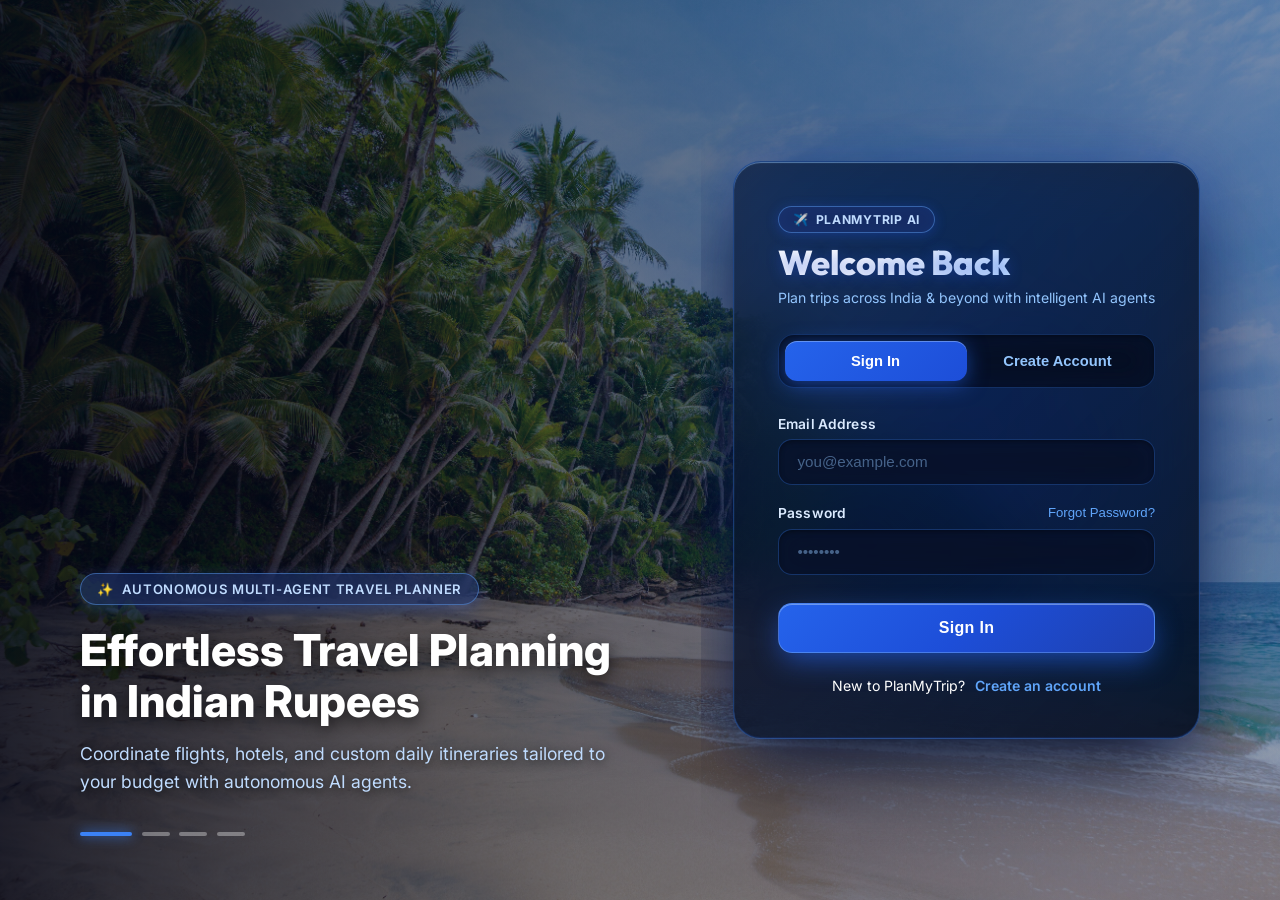
<file: frontend/index.html>
<!DOCTYPE html>
<html lang="en">
<head>
  <meta charset="UTF-8">
  <meta name="viewport" content="width=device-width, initial-scale=1.0">
  <title>PlanMyTrip AI — Multi-Agent Travel Concierge</title>
  <link rel="preconnect" href="https://fonts.googleapis.com">
  <link rel="preconnect" href="https://fonts.gstatic.com" crossorigin>
  <link href="https://fonts.googleapis.com/css2?family=Inter:wght@400;500;600;700&family=Outfit:wght@500;600;700;800&display=swap" rel="stylesheet">
  <link rel="stylesheet" href="style.css?v=20261005_v14">
</head>
<body>
  <div class="app-layout">
    <aside class="sidebar">
      <div class="sidebar-brand">
        <div class="brand-logo-badge">
          <svg width="24" height="24" viewBox="0 0 24 24" fill="none" xmlns="http://www.w3.org/2000/svg">
            <path d="M12 2L14.8 9.2L22 12L14.8 14.8L12 22L9.2 14.8L2 12L9.2 9.2L12 2Z" fill="#38bdf8"/>
            <circle cx="12" cy="12" r="2.5" fill="#ffffff"/>
          </svg>
        </div>
        <div class="brand-text-block">
          <div class="brand-title">PlanMyTrip AI</div>
          <div class="brand-tagline">Your AI Travel Concierge</div>
        </div>
      </div>

      <div class="sidebar-action-wrap">
        <button id="new-trip-btn" class="btn-new-trip">
          <span class="btn-plus-icon">+</span> New Trip
        </button>
      </div>

      <nav class="sidebar-nav">
        <a href="index.html" class="nav-item active" id="nav-home">
          <svg width="18" height="18" viewBox="0 0 24 24" fill="none" stroke="currentColor" stroke-width="2" stroke-linecap="round" stroke-linejoin="round">
            <path d="M3 9l9-7 9 7v11a2 2 0 0 1-2 2H5a2 2 0 0 1-2-2z"></path>
            <polyline points="9 22 9 12 15 12 15 22"></polyline>
          </svg>
          <span>Home</span>
        </a>
        <a href="main.html" class="nav-item" id="nav-trips">
          <svg width="18" height="18" viewBox="0 0 24 24" fill="none" stroke="currentColor" stroke-width="2" stroke-linecap="round" stroke-linejoin="round">
            <rect x="2" y="7" width="20" height="14" rx="2" ry="2"></rect>
            <path d="M16 21V5a2 2 0 0 0-2-2h-4a2 2 0 0 0-2 2v16"></path>
          </svg>
          <span>My Trips</span>
        </a>
        <a href="index.html" class="nav-item" id="nav-explore">
          <svg width="18" height="18" viewBox="0 0 24 24" fill="none" stroke="currentColor" stroke-width="2" stroke-linecap="round" stroke-linejoin="round">
            <circle cx="12" cy="12" r="10"></circle>
            <polygon points="16.24 7.76 14.12 14.12 7.76 16.24 9.88 9.88 16.24 7.76"></polygon>
          </svg>
          <span>Explore</span>
        </a>
      </nav>

      <div class="sidebar-section-header">RECENT TRIPS</div>

      <div id="trips-list" class="trips-list">
      </div>

      <div class="sidebar-footer">
        <div class="user-profile-row">
          <div class="user-avatar-circle" id="user-avatar-circle">J</div>
          <div class="user-info-text">
            <div class="user-name" id="user-display">Jaywardhan</div>
            <div class="user-role">Traveler</div>
          </div>
          <button id="logout-btn" class="settings-btn" title="Logout / Settings">
            <svg width="18" height="18" viewBox="0 0 24 24" fill="none" stroke="currentColor" stroke-width="2" stroke-linecap="round" stroke-linejoin="round">
              <circle cx="12" cy="12" r="3"></circle>
              <path d="M19.4 15a1.65 1.65 0 0 0 .33 1.82l.06.06a2 2 0 0 1 0 2.83 2 2 0 0 1-2.83 0l-.06-.06a1.65 1.65 0 0 0-1.82-.33 1.65 1.65 0 0 0-1 1.51V21a2 2 0 0 1-2 2 2 2 0 0 1-2-2v-.09A1.65 1.65 0 0 0 9 19.4a1.65 1.65 0 0 0-1.82.33l-.06.06a2 2 0 0 1-2.83 0 2 2 0 0 1 0-2.83l.06-.06a1.65 1.65 0 0 0 .33-1.82 1.65 1.65 0 0 0-1.51-1H3a2 2 0 0 1-2-2 2 2 0 0 1 2-2h.09A1.65 1.65 0 0 0 4.6 9a1.65 1.65 0 0 0-.33-1.82l-.06-.06a2 2 0 0 1 0-2.83 2 2 0 0 1 2.83 0l.06.06a1.65 1.65 0 0 0 1.82.33H9a1.65 1.65 0 0 0 1-1.51V3a2 2 0 0 1 2-2 2 2 0 0 1 2 2v.09a1.65 1.65 0 0 0 1 1.51 1.65 1.65 0 0 0 1.82-.33l.06-.06a2 2 0 0 1 2.83 0 2 2 0 0 1 0 2.83l-.06.06a1.65 1.65 0 0 0-.33 1.82V9a1.65 1.65 0 0 0 1.51 1H21a2 2 0 0 1 2 2 2 2 0 0 1-2 2h-.09a1.65 1.65 0 0 0-1.51 1z"></path>
            </svg>
          </button>
        </div>
      </div>
    </aside>

    <main class="main-content">
      <div class="main-scroll-area" id="main-scroll-area">
        <section class="hero-showcase" id="hero-showcase">
          <div class="hero-showcase-bg"></div>
          <div class="hero-showcase-content">
            <div class="hero-top-block">
              <div class="hero-ai-badge">
                <span class="badge-sparkle">✨</span>
                <span>Autonomous Travel Intelligence</span>
              </div>
              <h1 class="hero-headline">
                Craft Your Perfect Itinerary in <span class="hero-headline-accent">Minutes</span>
              </h1>
              <p class="hero-subheadline">
                Powered by autonomous AI agents for real-time flights, hand-picked stays, and personalized day-by-day experiences.
              </p>
              <div class="hero-action-row">
                <button type="button" class="btn-hero-plan" id="btn-hero-plan">
                  <span class="btn-hero-icon-badge">
                    <span class="btn-cta-icon">✈️</span>
                  </span>
                  <span class="btn-hero-label-wrap">
                    <span class="btn-hero-label">Plan Your Trip</span>
                    <span class="btn-hero-sublabel">Instant AI Itinerary</span>
                  </span>
                  <span class="btn-hero-arrow-badge">
                    <svg width="18" height="18" viewBox="0 0 24 24" fill="none" stroke="currentColor" stroke-width="2.5" stroke-linecap="round" stroke-linejoin="round">
                      <line x1="5" y1="12" x2="19" y2="12"></line>
                      <polyline points="12 5 19 12 12 19"></polyline>
                    </svg>
                  </span>
                </button>
              </div>
              <div class="hero-perks-row">
                <div class="hero-perk-pill">
                  <span class="perk-pill-dot"></span>
                  <span>Best Flight Fares in INR (₹)</span>
                </div>
                <div class="hero-perk-pill">
                  <span class="perk-pill-dot"></span>
                  <span>Verified Hand-Picked Hotels</span>
                </div>
                <div class="hero-perk-pill">
                  <span class="perk-pill-dot"></span>
                  <span>Custom Day-Wise Schedules</span>
                </div>
              </div>
            </div>

            <div class="hero-bottom-block">
              <div class="hero-deck-header">
                <span class="deck-header-dot"></span>
                <span>Explore Popular Destinations</span>
              </div>
              <div class="hero-cards-deck">
                <div class="hero-cards-track" id="hero-cards-track">
                  <div class="dest-card">
                    <img src="assets/Japan.jpg?v=20261004" alt="Japan" class="dest-card-bg" loading="eager" decoding="async">
                    <div class="dest-card-overlay">
                      <div class="dest-card-title">Japan</div>
                      <div class="dest-card-subtitle">Culture &amp; Mt Fuji</div>
                    </div>
                  </div>
                  <div class="dest-card">
                    <img src="assets/kerala.jpg?v=20261004" alt="Kerala" class="dest-card-bg" loading="eager" decoding="async">
                    <div class="dest-card-overlay">
                      <div class="dest-card-title">Kerala</div>
                      <div class="dest-card-subtitle">Heritage &amp; Festivals</div>
                    </div>
                  </div>
                  <div class="dest-card">
                    <img src="assets/Simila.jpg?v=20261004" alt="Shimla" class="dest-card-bg" loading="eager" decoding="async">
                    <div class="dest-card-overlay">
                      <div class="dest-card-title">Shimla</div>
                      <div class="dest-card-subtitle">Hills &amp; Heritage</div>
                    </div>
                  </div>
                  <div class="dest-card">
                    <img src="assets/Philippines.jpg?v=20261004" alt="Philippines" class="dest-card-bg" loading="eager" decoding="async">
                    <div class="dest-card-overlay">
                      <div class="dest-card-title">Philippines</div>
                      <div class="dest-card-subtitle">Islands &amp; Beaches</div>
                    </div>
                  </div>
                  <div class="dest-card">
                    <img src="assets/Edinburgh.jpg?v=20261004" alt="Edinburgh" class="dest-card-bg" loading="eager" decoding="async">
                    <div class="dest-card-overlay">
                      <div class="dest-card-title">Edinburgh</div>
                      <div class="dest-card-subtitle">Castles &amp; Old Town</div>
                    </div>
                  </div>
                  <div class="dest-card">
                    <img src="assets/Bali.jpg?v=20261004" alt="Bali" class="dest-card-bg" loading="eager" decoding="async">
                    <div class="dest-card-overlay">
                      <div class="dest-card-title">Bali</div>
                      <div class="dest-card-subtitle">Culture &amp; Adventure</div>
                    </div>
                  </div>
                  <div class="dest-card">
                    <img src="assets/France.jpg?v=20261004" alt="France" class="dest-card-bg" loading="eager" decoding="async">
                    <div class="dest-card-overlay">
                      <div class="dest-card-title">France</div>
                      <div class="dest-card-subtitle">Romance &amp; Art</div>
                    </div>
                  </div>
                </div>
              </div>
            </div>
          </div>
        </section>
      </div>
    </main>
  </div>

  <script src="trips.js?v=20261007_v2"></script>
</body>
</html>
</file>
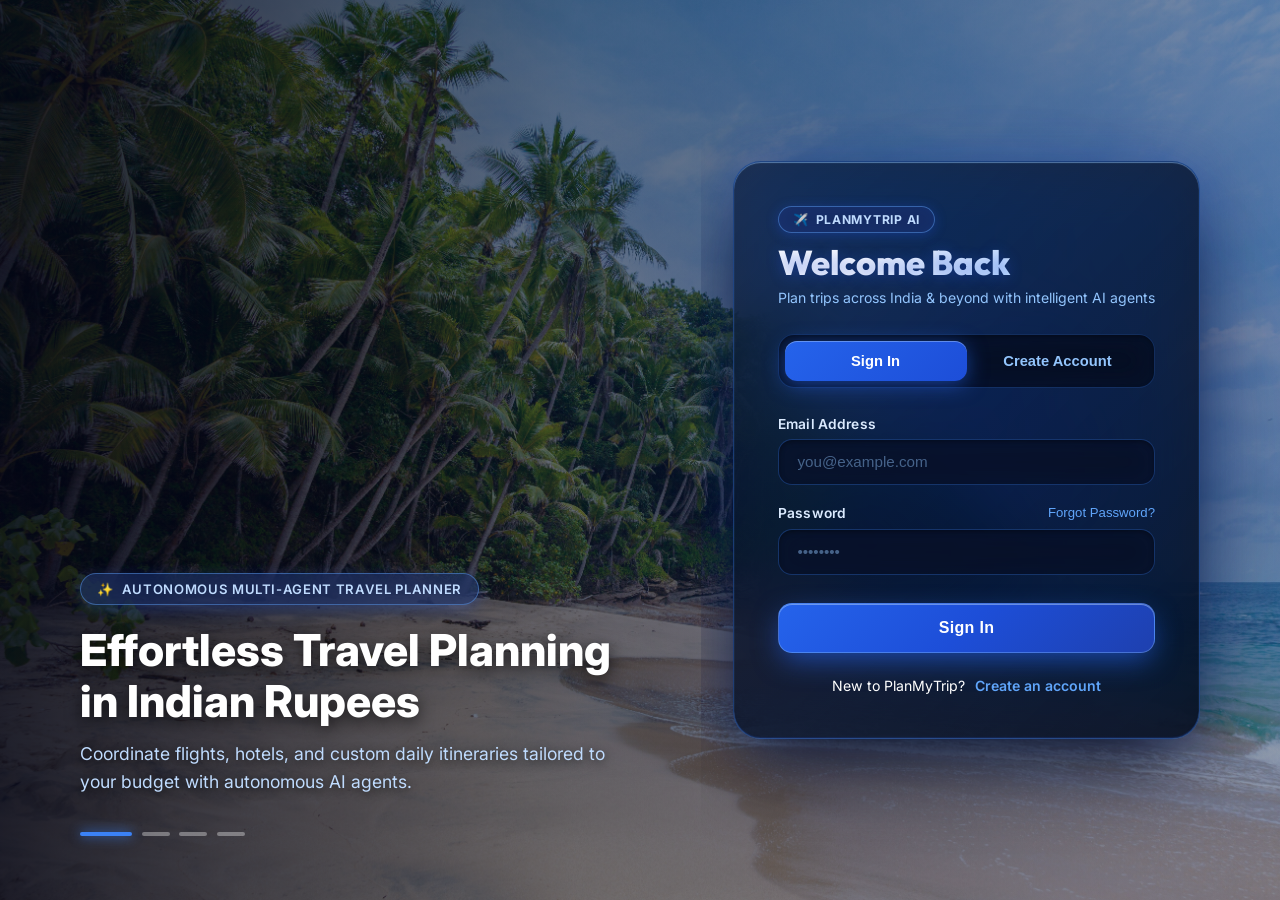
<file: frontend/login.html>
<!DOCTYPE html>
<html lang="en">
<head>
  <meta charset="UTF-8">
  <meta name="viewport" content="width=device-width, initial-scale=1.0">
  <title>PlanMyTrip AI — Autonomous Travel Intelligence</title>
  <link rel="preconnect" href="https://fonts.googleapis.com">
  <link rel="preconnect" href="https://fonts.gstatic.com" crossorigin>
  <link href="https://fonts.googleapis.com/css2?family=Outfit:wght@400;500;600;700;800&family=Inter:wght@400;500;600&display=swap" rel="stylesheet">
  <link rel="stylesheet" href="style.css?v=20261011_1">
</head>
<body style="margin: 0; padding: 0; overflow-x: hidden;">
  <div class="auth-page">
    <div class="auth-slideshow-container">
      <div class="auth-slide active" id="slide-0" style="background-image: url('assets/img-3.jpg?v=20261004_v2');"></div>
      <div class="auth-slide" id="slide-1" style="background-image: url('assets/img-4.jpg?v=20261004_v2');"></div>
      <div class="auth-slide" id="slide-2" style="background-image: url('assets/img-5.jpg?v=20261004_v2');"></div>
      <div class="auth-slide" id="slide-3" style="background-image: url('assets/img-6.jpg?v=20261004_v2');"></div>

      <div class="auth-slide-overlay"></div>

      <div class="auth-slide-content">
        <div class="auth-hero-badge">
          <span>✨</span>
          <span>Autonomous Multi-Agent Travel Planner</span>
        </div>
        <h1 class="auth-slide-title" id="slide-caption-title">Effortless Travel Planning in Indian Rupees</h1>
        <p class="auth-slide-subtitle" id="slide-caption-desc">Coordinate flights, hotels, and custom daily itineraries tailored to your budget with autonomous AI agents.</p>

        <div class="auth-slide-indicators">
          <div class="slide-dot active" onclick="goToSlide(0)"></div>
          <div class="slide-dot" onclick="goToSlide(1)"></div>
          <div class="slide-dot" onclick="goToSlide(2)"></div>
          <div class="slide-dot" onclick="goToSlide(3)"></div>
        </div>
      </div>
    </div>

    <div class="auth-panel">
      <div class="auth-glass-box">
        <div class="auth-header" style="text-align: left; margin-bottom: 1.6rem;">
          <div class="auth-brand-badge">
            <span>✈️</span>
            <span>PlanMyTrip AI</span>
          </div>
          <h1 class="auth-brand-title" id="auth-main-title">Welcome Back</h1>
          <p class="auth-brand-subtitle" id="auth-main-subtitle">Plan trips across India &amp; beyond with intelligent AI agents</p>
        </div>

        <div class="auth-tabs" id="auth-tabs-bar">
          <button type="button" class="auth-tab-btn active" id="tab-login-btn" onclick="showLogin()">Sign In</button>
          <button type="button" class="auth-tab-btn" id="tab-signup-btn" onclick="showSignup()">Create Account</button>
        </div>

        <div id="error-banner" class="error-banner"></div>
        <div id="success-banner" class="success-banner"></div>

        <div id="login-section">
          <form id="login-form" onsubmit="handleLoginSubmit(event)">
            <div class="form-group">
              <label for="login-email">Email Address</label>
              <input type="email" id="login-email" class="form-input" placeholder="you@example.com" required autocomplete="email">
            </div>

            <div class="form-group">
              <div style="display: flex; justify-content: space-between; align-items: center; margin-bottom: 0.5rem;">
                <label for="login-password" style="margin-bottom: 0;">Password</label>
                <button type="button" class="forgot-password-link" id="goto-recovery-btn" onclick="showRecovery()">Forgot Password?</button>
              </div>
              <input type="password" id="login-password" class="form-input" placeholder="••••••••" required autocomplete="current-password">
            </div>

            <button type="submit" class="btn-primary" id="login-btn" style="margin-top: 0.5rem; cursor: pointer;">Sign In</button>
          </form>

          <div class="auth-footer" style="margin-top: 1.5rem; color: #ffffff;">
            New to PlanMyTrip? <a href="#" id="switch-to-signup" onclick="showSignup(); return false;">Create an account</a>
          </div>
        </div>

        <div id="signup-section" style="display: none;">
          <form id="signup-form" onsubmit="handleSignupSubmit(event)">
            <div class="form-group">
              <label for="signup-name">Full Name</label>
              <input type="text" id="signup-name" class="form-input" placeholder="e.g. Rahul Sharma" required autocomplete="name">
            </div>

            <div class="form-group">
              <label for="signup-email">Email Address</label>
              <input type="email" id="signup-email" class="form-input" placeholder="you@example.com" required autocomplete="email">
            </div>

            <div class="form-group">
              <label for="signup-birth-date">Date of Birth</label>
              <input type="date" id="signup-birth-date" class="form-input" required>
              <div class="form-subtext">Required for account recovery verification & birthday travel offers.</div>
            </div>

            <div class="form-group">
              <label for="signup-password">Password (minimum 8 characters)</label>
              <input type="password" id="signup-password" class="form-input" placeholder="••••••••" minlength="8" required autocomplete="new-password">
            </div>

            <button type="submit" class="btn-primary" id="signup-btn" style="margin-top: 0.5rem; cursor: pointer;">Create Account</button>
          </form>

          <div class="auth-footer" style="margin-top: 1.5rem; color: #ffffff;">
            Already have an account? <a href="#" id="switch-to-login" onclick="showLogin(); return false;">Sign in</a>
          </div>
        </div>

        <div id="recovery-section" style="display: none;">
          <button type="button" class="back-to-login-btn" id="recovery-back-btn" onclick="showLogin()">
            <span>&larr;</span> Back to Sign In
          </button>

          <div style="margin-bottom: 1.25rem;">
            <h3 style="font-size: 1.2rem; font-weight: 700; color: #ffffff; margin-bottom: 0.35rem;">Account Recovery</h3>
            <p style="font-size: 0.85rem; color: var(--text-secondary);">Verify your registered Email and Date of Birth to log in or reset your password.</p>
          </div>

          <form id="recovery-form" onsubmit="handleRecoverySubmit(event)">
            <div class="form-group">
              <label for="recovery-email">Registered Email</label>
              <input type="email" id="recovery-email" class="form-input" placeholder="you@example.com" required autocomplete="email">
            </div>

            <div class="form-group">
              <label for="recovery-birth-date">Registered Date of Birth</label>
              <input type="date" id="recovery-birth-date" class="form-input" required>
            </div>

            <div class="form-group">
              <label for="recovery-new-password">New Password (optional)</label>
              <input type="password" id="recovery-new-password" class="form-input" placeholder="Leave blank to log in directly, or enter new password" minlength="8" autocomplete="new-password">
              <div class="form-subtext">If entered, your password will be updated immediately.</div>
            </div>

            <button type="submit" class="btn-primary" id="recovery-btn" style="margin-top: 0.5rem; cursor: pointer;">Verify &amp; Log In</button>
          </form>
        </div>

      </div>
    </div>
  </div>

  <script src="login.js?v=20261004_5"></script>
</body>
</html>
</file>
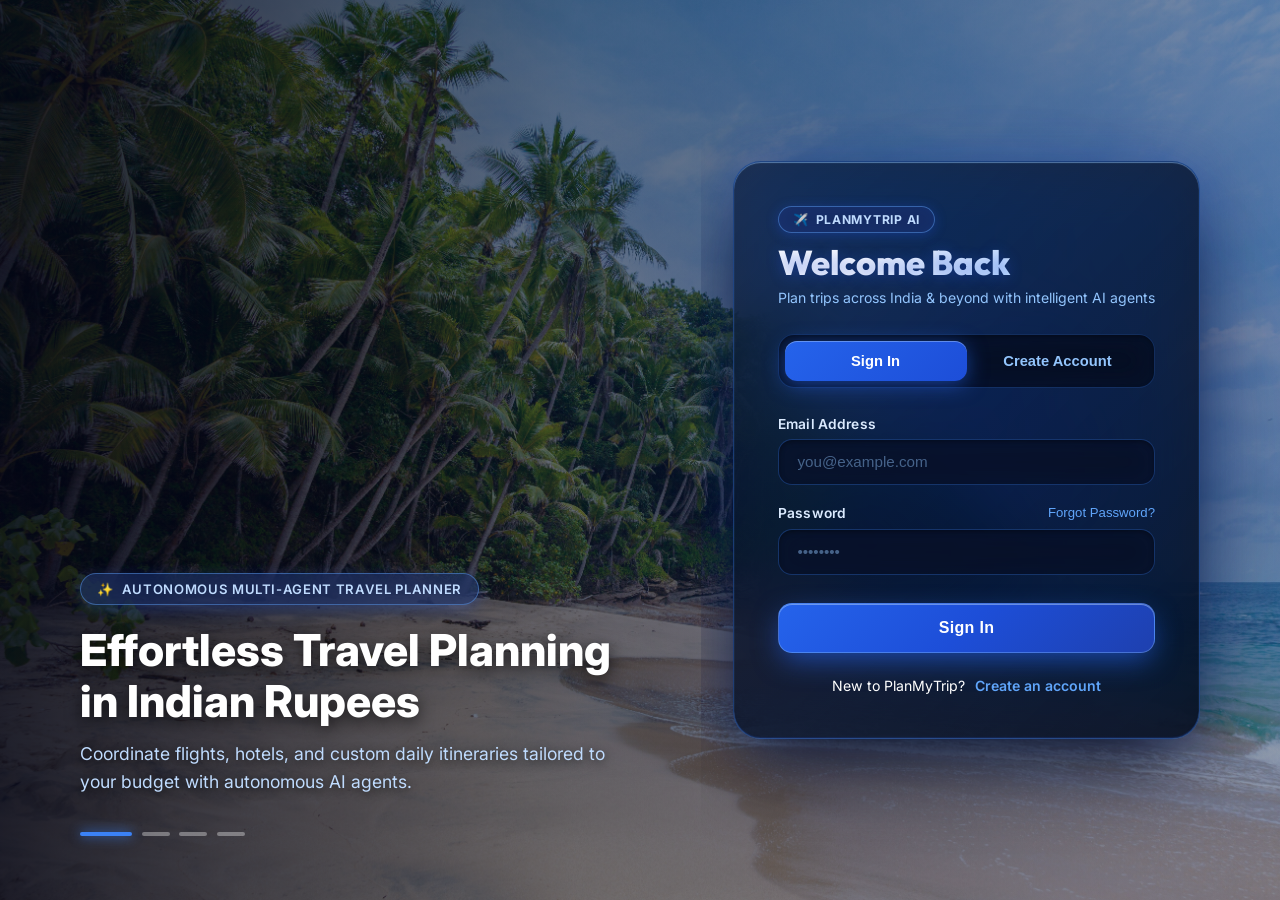
<file: frontend/main.html>
<!DOCTYPE html>
<html lang="en">
<head>
  <meta charset="UTF-8">
  <meta name="viewport" content="width=device-width, initial-scale=1.0">
  <title>PlanMyTrip AI — Interactive Travel Concierge</title>
  <link rel="preconnect" href="https://fonts.googleapis.com">
  <link rel="preconnect" href="https://fonts.gstatic.com" crossorigin>
  <link href="https://fonts.googleapis.com/css2?family=Inter:wght@400;500;600;700&family=Outfit:wght@500;600;700;800&display=swap" rel="stylesheet">
  <link rel="stylesheet" href="style.css?v=20261013_v4">
</head>
<body>
  <div class="app-layout">
    <aside class="sidebar">
      <div class="sidebar-brand">
        <a href="index.html" class="brand-link" style="display: flex; align-items: center; gap: 0.75rem; text-decoration: none; color: inherit;">
          <div class="brand-logo-badge">
            <svg width="24" height="24" viewBox="0 0 24 24" fill="none" xmlns="http://www.w3.org/2000/svg">
              <path d="M12 2L14.8 9.2L22 12L14.8 14.8L12 22L9.2 14.8L2 12L9.2 9.2L12 2Z" fill="#38bdf8"/>
              <circle cx="12" cy="12" r="2.5" fill="#ffffff"/>
            </svg>
          </div>
          <div class="brand-text-block">
            <div class="brand-title">PlanMyTrip AI</div>
            <div class="brand-tagline">Your AI Travel Concierge</div>
          </div>
        </a>
      </div>

      <div class="sidebar-action-wrap">
        <button id="new-trip-btn" class="btn-new-trip">
          <span class="btn-plus-icon">+</span> New Trip
        </button>
      </div>

      <nav class="sidebar-nav">
        <a href="index.html" class="nav-item" id="nav-home">
          <svg width="18" height="18" viewBox="0 0 24 24" fill="none" stroke="currentColor" stroke-width="2" stroke-linecap="round" stroke-linejoin="round">
            <path d="M3 9l9-7 9 7v11a2 2 0 0 1-2 2H5a2 2 0 0 1-2-2z"></path>
            <polyline points="9 22 9 12 15 12 15 22"></polyline>
          </svg>
          <span>Home</span>
        </a>
        <a href="main.html" class="nav-item active" id="nav-trips">
          <svg width="18" height="18" viewBox="0 0 24 24" fill="none" stroke="currentColor" stroke-width="2" stroke-linecap="round" stroke-linejoin="round">
            <rect x="2" y="7" width="20" height="14" rx="2" ry="2"></rect>
            <path d="M16 21V5a2 2 0 0 0-2-2h-4a2 2 0 0 0-2 2v16"></path>
          </svg>
          <span>My Trips</span>
        </a>
        <a href="index.html" class="nav-item" id="nav-explore">
          <svg width="18" height="18" viewBox="0 0 24 24" fill="none" stroke="currentColor" stroke-width="2" stroke-linecap="round" stroke-linejoin="round">
            <circle cx="12" cy="12" r="10"></circle>
            <polygon points="16.24 7.76 14.12 14.12 7.76 16.24 9.88 9.88 16.24 7.76"></polygon>
          </svg>
          <span>Explore</span>
        </a>
      </nav>

      <div class="sidebar-section-header">RECENT TRIPS</div>

      <div id="trips-list" class="trips-list"></div>

      <div class="sidebar-footer">
        <div class="user-profile-row">
          <div class="user-avatar-circle" id="user-avatar-circle">J</div>
          <div class="user-info-text">
            <div class="user-name" id="user-display">Jaywardhan</div>
            <div class="user-role">Traveler</div>
          </div>
          <button id="logout-btn" class="settings-btn" title="Logout / Settings">
            <svg width="18" height="18" viewBox="0 0 24 24" fill="none" stroke="currentColor" stroke-width="2" stroke-linecap="round" stroke-linejoin="round">
              <circle cx="12" cy="12" r="3"></circle>
              <path d="M19.4 15a1.65 1.65 0 0 0 .33 1.82l.06.06a2 2 0 0 1 0 2.83 2 2 0 0 1-2.83 0l-.06-.06a1.65 1.65 0 0 0-1.82-.33 1.65 1.65 0 0 0-1 1.51V21a2 2 0 0 1-2 2 2 2 0 0 1-2-2v-.09A1.65 1.65 0 0 0 9 19.4a1.65 1.65 0 0 0-1.82.33l-.06.06a2 2 0 0 1-2.83 0 2 2 0 0 1 0-2.83l.06-.06a1.65 1.65 0 0 0 .33-1.82 1.65 1.65 0 0 0-1.51-1H3a2 2 0 0 1-2-2 2 2 0 0 1 2-2h.09A1.65 1.65 0 0 0 4.6 9a1.65 1.65 0 0 0-.33-1.82l-.06-.06a2 2 0 0 1 0-2.83 2 2 0 0 1 2.83 0l.06.06a1.65 1.65 0 0 0 1.82.33H9a1.65 1.65 0 0 0 1-1.51V3a2 2 0 0 1 2-2 2 2 0 0 1 2 2v.09a1.65 1.65 0 0 0 1 1.51 1.65 1.65 0 0 0 1.82-.33l.06-.06a2 2 0 0 1 2.83 0 2 2 0 0 1 0 2.83l-.06.06a1.65 1.65 0 0 0-.33 1.82V9a1.65 1.65 0 0 0 1.51 1H21a2 2 0 0 1 2 2 2 2 0 0 1-2 2h-.09a1.65 1.65 0 0 0-1.51 1z"></path>
            </svg>
          </button>
        </div>
      </div>
    </aside>

    <main class="main-content conversation-active">
      <div class="compact-header-bar" id="compact-header-bar">
        <div class="header-datetime-badge" id="header-datetime-badge">
          <span class="header-datetime-icon">
            <svg width="14" height="14" viewBox="0 0 24 24" fill="none" stroke="currentColor" stroke-width="2" stroke-linecap="round" stroke-linejoin="round">
              <circle cx="12" cy="12" r="10"></circle>
              <polyline points="12 6 12 12 16 14"></polyline>
            </svg>
          </span>
          <span id="header-live-time"></span>
          <span class="header-datetime-dot"></span>
          <span id="header-live-date"></span>
        </div>
      </div>

      <div class="main-scroll-area" id="main-scroll-area">
        <div class="chat-welcome-hero" id="chat-welcome-hero">
          <div class="chat-welcome-badge">
            <span class="badge-sparkle">✨</span>
            <span>Autonomous Travel Concierge</span>
          </div>
          <h1 class="chat-welcome-headline">Where would you like to travel?</h1>
          <p class="chat-welcome-subheadline">
            Ask anything about flights in INR (₹), hand-picked stays, custom day-by-day itineraries, or budget optimization.
          </p>

          <div class="welcome-suggestions-grid">
            <button type="button" class="welcome-suggestion-card" onclick="applyQuickPrompt('Plan a 5 day relaxing beach trip to Goa under ₹35,000 for 2 people.')">
              <div class="suggestion-card-icon">🏖️</div>
              <div class="suggestion-card-content">
                <div class="suggestion-card-title">Goa Beach Retreat</div>
                <div class="suggestion-card-desc">5 days under ₹35,000 with seaside stays and sightseeing</div>
              </div>
            </button>
            <button type="button" class="welcome-suggestion-card" onclick="applyQuickPrompt('Plan a 4 day scenic mountain getaway to Shimla with heritage sites and nature walks.')">
              <div class="suggestion-card-icon">🏔️</div>
              <div class="suggestion-card-content">
                <div class="suggestion-card-title">Shimla Mountain Escape</div>
                <div class="suggestion-card-desc">4 days of hills, heritage strolls, and mountain views</div>
              </div>
            </button>
            <button type="button" class="welcome-suggestion-card" onclick="applyQuickPrompt('Plan a 7 day cultural trip to Japan exploring Tokyo, Kyoto and Mt Fuji.')">
              <div class="suggestion-card-icon">🌸</div>
              <div class="suggestion-card-content">
                <div class="suggestion-card-title">Japan Cultural Tour</div>
                <div class="suggestion-card-desc">Tokyo, Kyoto and Mt Fuji with bullet train connections</div>
              </div>
            </button>
            <button type="button" class="welcome-suggestion-card" onclick="applyQuickPrompt('Plan a 5 day heritage trip to Kerala with temples, backwaters and local cuisine.')">
              <div class="suggestion-card-icon">🌴</div>
              <div class="suggestion-card-content">
                <div class="suggestion-card-title">Kerala Backwaters</div>
                <div class="suggestion-card-desc">Houseboat cruises, tea plantations, and authentic dining</div>
              </div>
            </button>
          </div>
        </div>

        <div id="chat-messages" class="chat-container"></div>

        <div id="hitl-panel" class="hitl-panel" style="display: none;">
          <div class="hitl-info">
            <h4>Human-in-the-Loop Review Required</h4>
            <p>Review the generated flight, hotel, and activity options above. Click a card to switch choices, or approve the proposal to synthesize the final plan.</p>
          </div>
          <div class="hitl-actions">
            <button id="hitl-approve-btn" class="btn-success">Approve Plan</button>
          </div>
        </div>
      </div>

      <div class="bottom-input-container" id="bottom-input-container">
        <div class="capsule-input-box">
          <button type="button" class="btn-capsule-attach" title="Attach file or reference">
            <svg width="20" height="20" viewBox="0 0 24 24" fill="none" stroke="currentColor" stroke-width="2" stroke-linecap="round" stroke-linejoin="round">
              <path d="M21.44 11.05l-9.19 9.19a6 6 0 0 1-8.49-8.49l9.19-9.19a4 4 0 0 1 5.66 5.66l-9.2 9.19a2 2 0 0 1-2.83-2.83l8.49-8.48"></path>
            </svg>
          </button>
          <textarea id="chat-input" class="capsule-text-input" rows="1" placeholder="Ask me to plan a trip, compare destinations, or find best flights..." autocomplete="off"></textarea>
          <button type="button" id="chat-send-btn" class="btn-capsule-send" title="Send message" onclick="sendChatMessage()">
            <svg width="18" height="18" viewBox="0 0 24 24" fill="none" stroke="currentColor" stroke-width="2.5" stroke-linecap="round" stroke-linejoin="round" style="pointer-events: none;">
              <line x1="22" y1="2" x2="11" y2="13"></line>
              <polygon points="22 2 15 22 11 13 2 9 22 2"></polygon>
            </svg>
          </button>
        </div>
        <div class="input-caption-subtext">PlanMyTrip AI autonomous multi-agent orchestration. All fares in INR (₹).</div>
      </div>
    </main>
  </div>

  <div id="edit-intake-modal" class="modal-backdrop" style="display: none;">
    <div class="modal-card">
      <div class="modal-header">
        <h3>Edit Trip Preferences</h3>
        <button class="close-btn" id="close-edit-intake-modal">&times;</button>
      </div>
      <form id="edit-intake-form">
        <div class="form-group">
          <label for="edit-intake-departure">Departure City / Airport</label>
          <input type="text" id="edit-intake-departure" class="form-input" required>
        </div>
        <div class="form-group">
          <label for="edit-intake-destination">Destination</label>
          <input type="text" id="edit-intake-destination" class="form-input" required>
        </div>
        <div class="form-row">
          <div class="form-group">
            <label for="edit-intake-start-date">Start Date</label>
            <input type="date" id="edit-intake-start-date" class="form-input">
          </div>
          <div class="form-group">
            <label for="edit-intake-end-date">End Date</label>
            <input type="date" id="edit-intake-end-date" class="form-input">
          </div>
        </div>
        <div class="form-group">
          <label for="edit-intake-budget">Budget (in INR / ₹)</label>
          <input type="text" id="edit-intake-budget" class="form-input" required>
        </div>
        <div class="form-group">
          <label for="edit-intake-travelers">Number of Travelers</label>
          <input type="number" id="edit-intake-travelers" class="form-input" min="1" max="50" required>
        </div>
        <div class="modal-actions">
          <button type="button" class="btn-secondary" id="cancel-edit-intake-btn">Cancel</button>
          <button type="submit" class="btn-primary" style="width: auto;">Save Changes</button>
        </div>
      </form>
    </div>
  </div>

  <script src="trips.js?v=20261013_v4"></script>
  <script src="app.js?v=20261013_v4"></script>
</body>
</html>
</file>
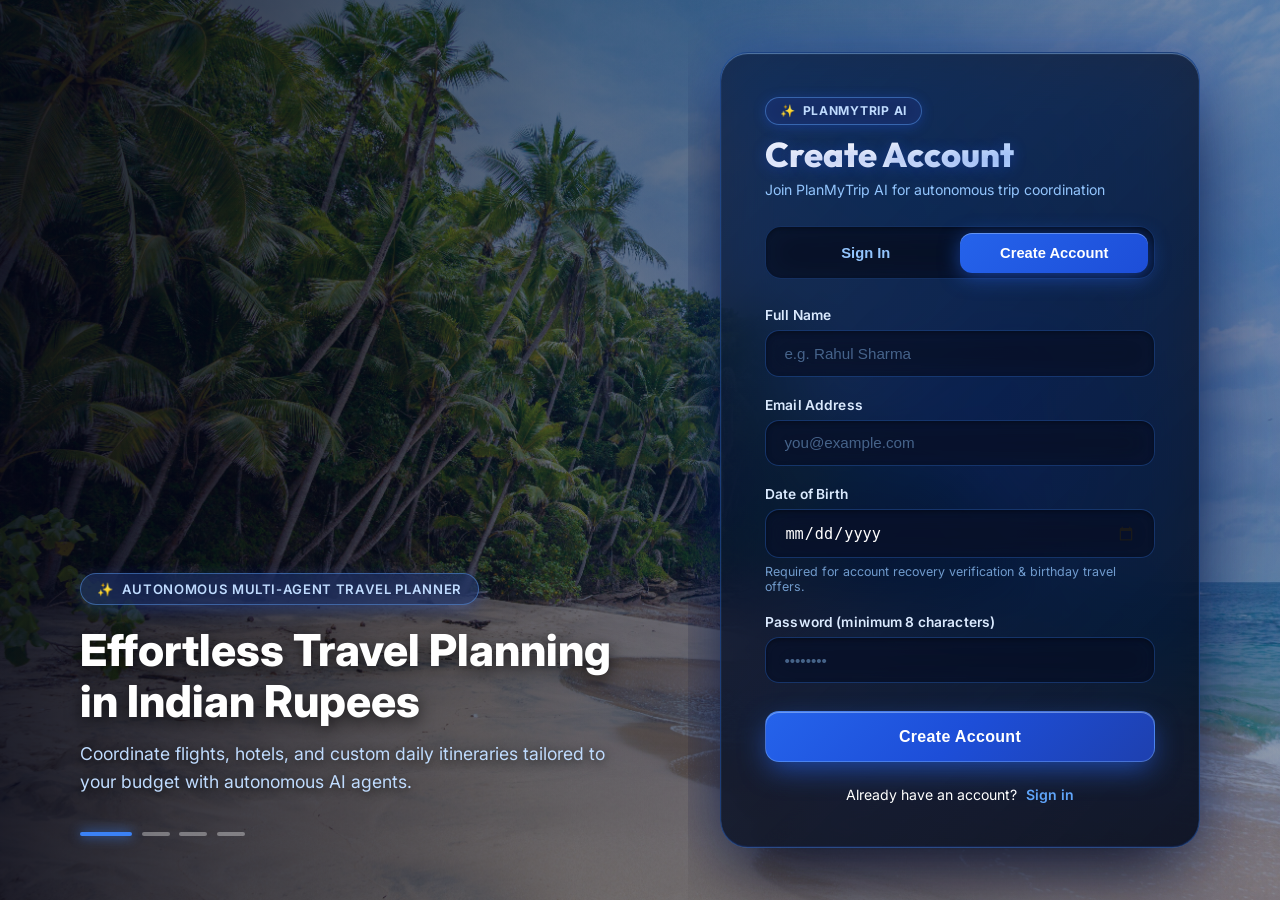
<file: frontend/signup.html>
<!DOCTYPE html>
<html lang="en">
<head>
  <meta charset="UTF-8">
  <meta name="viewport" content="width=device-width, initial-scale=1.0">
  <title>Create Account — PlanMyTrip AI</title>
  <link rel="preconnect" href="https://fonts.googleapis.com">
  <link rel="preconnect" href="https://fonts.gstatic.com" crossorigin>
  <link href="https://fonts.googleapis.com/css2?family=Outfit:wght@400;500;600;700;800&family=Inter:wght@400;500;600&display=swap" rel="stylesheet">
  <link rel="stylesheet" href="style.css?v=20261011_1">
</head>
<body style="margin: 0; padding: 0; overflow-x: hidden;">
  <div class="auth-page">
    <div class="auth-slideshow-container">
      <div class="auth-slide active" id="slide-0" style="background-image: url('assets/img-3.jpg?v=20261004_v2');"></div>
      <div class="auth-slide" id="slide-1" style="background-image: url('assets/img-4.jpg?v=20261004_v2');"></div>
      <div class="auth-slide" id="slide-2" style="background-image: url('assets/img-5.jpg?v=20261004_v2');"></div>
      <div class="auth-slide" id="slide-3" style="background-image: url('assets/img-6.jpg?v=20261004_v2');"></div>

      <div class="auth-slide-overlay"></div>

      <div class="auth-slide-content">
        <div class="auth-hero-badge">
          <span>✨</span>
          <span>Autonomous Multi-Agent Travel Planner</span>
        </div>
        <h1 class="auth-slide-title" id="slide-caption-title">Effortless Travel Planning in Indian Rupees</h1>
        <p class="auth-slide-subtitle" id="slide-caption-desc">Coordinate flights, hotels, and custom daily itineraries tailored to your budget with autonomous AI agents.</p>

        <div class="auth-slide-indicators">
          <div class="slide-dot active" onclick="goToSlide(0)"></div>
          <div class="slide-dot" onclick="goToSlide(1)"></div>
          <div class="slide-dot" onclick="goToSlide(2)"></div>
          <div class="slide-dot" onclick="goToSlide(3)"></div>
        </div>
      </div>
    </div>

    <div class="auth-panel">
      <div class="auth-glass-box">
        <div class="auth-header" style="text-align: left; margin-bottom: 1.6rem;">
          <div class="auth-brand-badge">
            <span>✨</span>
            <span>PlanMyTrip AI</span>
          </div>
          <h1 class="auth-brand-title" id="auth-main-title">Create Account</h1>
          <p class="auth-brand-subtitle" id="auth-main-subtitle">Autonomous multi-agent trips &amp; instant INR budget optimization</p>
        </div>

        <div class="auth-tabs" id="auth-tabs-bar">
          <button type="button" class="auth-tab-btn" id="tab-login-btn" onclick="showLogin()">Sign In</button>
          <button type="button" class="auth-tab-btn active" id="tab-signup-btn" onclick="showSignup()">Create Account</button>
        </div>

        <div id="error-banner" class="error-banner"></div>
        <div id="success-banner" class="success-banner"></div>

        <div id="login-section" style="display: none;">
          <form id="login-form" onsubmit="handleLoginSubmit(event)">
            <div class="form-group">
              <label for="login-email">Email Address</label>
              <input type="email" id="login-email" class="form-input" placeholder="you@example.com" required autocomplete="email">
            </div>

            <div class="form-group">
              <div style="display: flex; justify-content: space-between; align-items: center; margin-bottom: 0.5rem;">
                <label for="login-password" style="margin-bottom: 0;">Password</label>
                <button type="button" class="forgot-password-link" id="goto-recovery-btn" onclick="showRecovery()">Forgot Password?</button>
              </div>
              <input type="password" id="login-password" class="form-input" placeholder="••••••••" required autocomplete="current-password">
            </div>

            <button type="submit" class="btn-primary" id="login-btn" style="margin-top: 0.5rem; cursor: pointer;">Sign In</button>
          </form>

          <div class="auth-footer" style="margin-top: 1.5rem; color: #ffffff;">
            New to PlanMyTrip? <a href="#" id="switch-to-signup" onclick="showSignup(); return false;">Create an account</a>
          </div>
        </div>

        <div id="signup-section">
          <form id="signup-form" onsubmit="handleSignupSubmit(event)">
            <div class="form-group">
              <label for="signup-name">Full Name</label>
              <input type="text" id="signup-name" class="form-input" placeholder="e.g. Rahul Sharma" required autocomplete="name">
            </div>

            <div class="form-group">
              <label for="signup-email">Email Address</label>
              <input type="email" id="signup-email" class="form-input" placeholder="you@example.com" required autocomplete="email">
            </div>

            <div class="form-group">
              <label for="signup-birth-date">Date of Birth</label>
              <input type="date" id="signup-birth-date" class="form-input" required>
              <div class="form-subtext">Required for account recovery verification & birthday travel offers.</div>
            </div>

            <div class="form-group">
              <label for="signup-password">Password (minimum 8 characters)</label>
              <input type="password" id="signup-password" class="form-input" placeholder="••••••••" minlength="8" required autocomplete="new-password">
            </div>

            <button type="submit" class="btn-primary" id="signup-btn" style="margin-top: 0.5rem; cursor: pointer;">Create Account</button>
          </form>

          <div class="auth-footer" style="margin-top: 1.5rem; color: #ffffff;">
            Already have an account? <a href="#" id="switch-to-login" onclick="showLogin(); return false;">Sign in</a>
          </div>
        </div>

        <div id="recovery-section" style="display: none;">
          <button type="button" class="back-to-login-btn" id="recovery-back-btn" onclick="showLogin()">
            <span>&larr;</span> Back to Sign In
          </button>

          <div style="margin-bottom: 1.25rem;">
            <h3 style="font-size: 1.2rem; font-weight: 700; color: #ffffff; margin-bottom: 0.35rem;">Account Recovery</h3>
            <p style="font-size: 0.85rem; color: var(--text-secondary);">Verify your registered Email and Date of Birth to log in or reset your password.</p>
          </div>

          <form id="recovery-form" onsubmit="handleRecoverySubmit(event)">
            <div class="form-group">
              <label for="recovery-email">Registered Email</label>
              <input type="email" id="recovery-email" class="form-input" placeholder="you@example.com" required autocomplete="email">
            </div>

            <div class="form-group">
              <label for="recovery-birth-date">Registered Date of Birth</label>
              <input type="date" id="recovery-birth-date" class="form-input" required>
            </div>

            <div class="form-group">
              <label for="recovery-new-password">New Password (optional)</label>
              <input type="password" id="recovery-new-password" class="form-input" placeholder="Leave blank to log in directly, or enter new password" minlength="8" autocomplete="new-password">
              <div class="form-subtext">If entered, your password will be updated immediately.</div>
            </div>

            <button type="submit" class="btn-primary" id="recovery-btn" style="margin-top: 0.5rem; cursor: pointer;">Verify &amp; Log In</button>
          </form>
        </div>

      </div>
    </div>
  </div>

  <script src="login.js?v=20261004_5"></script>
</body>
</html>
</file>
<file: frontend/style.css>
:root {
  --bg-primary: #0b0f19;
  --bg-surface: #111827;
  --bg-elevated: #1f2937;
  --bg-card: rgba(31, 41, 55, 0.7);
  --border-color: rgba(255, 255, 255, 0.1);
  --border-highlight: rgba(99, 102, 241, 0.4);
  --text-primary: #f9fafb;
  --text-secondary: #9ca3af;
  --text-muted: #6b7280;
  --accent-primary: #2563eb;
  --accent-primary-hover: #1d4ed8;
  --accent-success: #10b981;
  --accent-warning: #f59e0b;
  --accent-danger: #ef4444;
  --font-sans: 'Inter', -apple-system, BlinkMacSystemFont, "Segoe UI", Roboto, sans-serif;
  --font-heading: 'Outfit', sans-serif;
}

* {
  box-sizing: border-box;
  margin: 0;
  padding: 0;
}

html, body {
  max-width: 100%;
  overflow-x: hidden !important;
  scrollbar-width: none;
  -ms-overflow-style: none;
}

html::-webkit-scrollbar, body::-webkit-scrollbar {
  display: none;
  width: 0;
  height: 0;
}

body {
  font-family: var(--font-sans);
  background-color: #f8fafc;
  color: #1e293b;
  min-height: 100vh;
  display: flex;
  overflow-x: hidden !important;
}

a {
  color: var(--accent-primary);
  text-decoration: none;
}

a:hover {
  text-decoration: underline;
}

.app-layout {
  display: flex;
  width: 100vw;
  height: 100vh;
  overflow: hidden;
  background: #f8fafc;
}

.sidebar {
  width: 260px;
  min-width: 260px;
  background: #070c18;
  border-right: 1px solid rgba(255, 255, 255, 0.07);
  display: flex;
  flex-direction: column;
  height: 100vh;
  overflow: hidden;
  z-index: 10;
}

.sidebar-brand {
  display: flex;
  align-items: center;
  gap: 0.75rem;
  padding: 1.5rem 1.25rem 1.25rem 1.25rem;
  margin-bottom: 0.75rem;
}

.brand-logo-badge {
  width: 38px;
  height: 38px;
  border-radius: 50%;
  background: #0b1528;
  border: 1px solid rgba(56, 189, 248, 0.35);
  display: flex;
  align-items: center;
  justify-content: center;
  box-shadow: 0 0 15px rgba(56, 189, 248, 0.25);
  flex-shrink: 0;
}

.brand-text-block {
  display: flex;
  flex-direction: column;
}

.brand-title {
  font-family: var(--font-heading);
  font-size: 1.15rem;
  font-weight: 800;
  color: #ffffff;
  letter-spacing: -0.01em;
  line-height: 1.2;
}

.brand-tagline {
  font-size: 0.72rem;
  color: #94a3b8;
  font-weight: 500;
}

.sidebar-action-wrap {
  padding: 0 1.25rem 1.25rem 1.25rem;
}

.btn-new-trip {
  width: 100%;
  display: flex;
  align-items: center;
  justify-content: center;
  gap: 0.5rem;
  background: linear-gradient(135deg, #2563eb 0%, #3b82f6 100%);
  color: #ffffff;
  border: none;
  border-radius: 9999px;
  padding: 0.75rem 1.25rem;
  font-size: 0.92rem;
  font-weight: 700;
  cursor: pointer;
  transition: all 0.2s cubic-bezier(0.4, 0, 0.2, 1);
  box-shadow: 0 4px 15px rgba(37, 99, 235, 0.4);
}

.btn-new-trip:hover {
  filter: brightness(1.1);
  transform: translateY(-1px);
  box-shadow: 0 6px 20px rgba(37, 99, 235, 0.6);
}

.btn-plus-icon {
  font-size: 1.1rem;
  line-height: 1;
  font-weight: 800;
}

.sidebar-nav {
  display: flex;
  flex-direction: column;
  gap: 0.25rem;
  padding: 0 0.85rem 1rem 0.85rem;
}

.nav-item {
  display: flex;
  align-items: center;
  gap: 0.85rem;
  padding: 0.65rem 0.85rem;
  border-radius: 10px;
  color: #94a3b8;
  text-decoration: none;
  font-size: 0.88rem;
  font-weight: 500;
  transition: all 0.2s ease;
}

.nav-item:hover {
  background: rgba(255, 255, 255, 0.05);
  color: #f1f5f9;
  text-decoration: none;
}

.nav-item.active {
  background: #111a2e;
  color: #ffffff;
  font-weight: 600;
  box-shadow: inset 0 1px 0 rgba(255, 255, 255, 0.08);
}

.sidebar-section-header {
  padding: 0.75rem 1.25rem 0.5rem 1.25rem;
  font-size: 0.7rem;
  font-weight: 700;
  color: #64748b;
  letter-spacing: 0.08em;
  text-transform: uppercase;
}

.trips-list {
  flex: 1;
  overflow-y: auto;
  padding: 0.25rem 0.85rem;
  display: flex;
  flex-direction: column;
  gap: 0.4rem;
  scrollbar-width: none;
}

.trips-list::-webkit-scrollbar {
  display: none;
}

.trip-item {
  display: flex;
  align-items: center;
  gap: 0.75rem;
  padding: 0.55rem 0.65rem;
  border-radius: 12px;
  background: rgba(255, 255, 255, 0.02);
  cursor: pointer;
  transition: all 0.22s cubic-bezier(0.16, 1, 0.3, 1);
  border: 1px solid rgba(255, 255, 255, 0.05);
}

.trip-item:hover {
  background: rgba(255, 255, 255, 0.06);
  border-color: rgba(255, 255, 255, 0.12);
  transform: translateY(-1px);
}

.trip-item.active {
  background: linear-gradient(135deg, rgba(37, 99, 235, 0.25) 0%, rgba(15, 28, 53, 0.85) 100%);
  border-color: rgba(56, 189, 248, 0.5);
  box-shadow: 0 4px 16px rgba(37, 99, 235, 0.25);
}

.trip-thumb-wrapper {
  position: relative;
  width: 44px;
  height: 44px;
  border-radius: 10px;
  overflow: hidden;
  flex-shrink: 0;
  box-shadow: 0 2px 8px rgba(0, 0, 0, 0.35);
  border: 1px solid rgba(255, 255, 255, 0.12);
  background: #0f172a;
}

.trip-thumb-img {
  width: 100%;
  height: 100%;
  object-fit: cover;
  transition: transform 0.3s ease;
  display: block;
}

.trip-item:hover .trip-thumb-img {
  transform: scale(1.08);
}

.trip-details-block {
  display: flex;
  flex-direction: column;
  overflow: hidden;
  flex: 1;
}

.trip-item-title {
  font-size: 0.85rem;
  font-weight: 600;
  color: #ffffff;
  white-space: nowrap;
  overflow: hidden;
  text-overflow: ellipsis;
}

.trip-item-meta {
  font-size: 0.72rem;
  color: #94a3b8;
  margin-top: 2px;
}

.btn-trip-delete {
  display: flex;
  align-items: center;
  justify-content: center;
  width: 26px;
  height: 26px;
  border-radius: 6px;
  background: transparent;
  border: none;
  color: #64748b;
  cursor: pointer;
  opacity: 0;
  transition: all 0.2s ease;
  flex-shrink: 0;
  margin-left: 0.25rem;
}

.trip-item:hover .btn-trip-delete {
  opacity: 0.85;
}

.btn-trip-delete:hover {
  opacity: 1 !important;
  color: #ef4444;
  background: rgba(239, 68, 68, 0.15);
  transform: scale(1.1);
}

@media (hover: none) {
  .btn-trip-delete {
    opacity: 0.75;
  }
}

.sidebar-footer {
  padding: 0.85rem 1.15rem;
  border-top: 1px solid rgba(255, 255, 255, 0.08);
  background: #060a14;
}

.user-profile-row {
  display: flex;
  align-items: center;
  gap: 0.75rem;
}

.user-avatar-circle {
  width: 36px;
  height: 36px;
  border-radius: 50%;
  background: #2563eb;
  color: #ffffff;
  font-weight: 700;
  font-size: 0.95rem;
  display: flex;
  align-items: center;
  justify-content: center;
  flex-shrink: 0;
  box-shadow: 0 2px 8px rgba(37, 99, 235, 0.4);
}

.user-info-text {
  flex: 1;
  overflow: hidden;
}

.user-name {
  font-size: 0.85rem;
  font-weight: 600;
  color: #ffffff;
  white-space: nowrap;
  overflow: hidden;
  text-overflow: ellipsis;
}

.user-role {
  font-size: 0.72rem;
  color: #94a3b8;
}

.settings-btn {
  background: transparent;
  border: none;
  color: #64748b;
  cursor: pointer;
  padding: 0.4rem;
  border-radius: 6px;
  display: flex;
  align-items: center;
  justify-content: center;
  transition: color 0.2s;
}

.settings-btn:hover {
  color: #ffffff;
}

.main-content {
  flex: 1;
  display: flex;
  flex-direction: column;
  height: 100vh;
  overflow: hidden;
  position: relative;
  background: #f8fafc;
}

.main-scroll-area {
  flex: 1;
  overflow-y: auto;
  overflow-x: hidden;
  -webkit-overflow-scrolling: touch;
}

.main-content.conversation-active .main-scroll-area {
  padding-bottom: 140px;
}

.main-content:not(.conversation-active) .main-scroll-area {
  padding-bottom: 0;
  overflow: hidden;
  height: 100%;
}

.hero-showcase {
  position: relative;
  width: 100%;
  height: 100%;
  min-height: 100%;
  overflow: hidden;
  display: flex;
  flex-direction: column;
  justify-content: center;
  align-items: center;
  text-align: center;
  background-image: url('assets/Goa.jpg?v=20261004_v2');
  background-size: cover;
  background-position: center;
  padding: 1.5rem 2rem 1.25rem 2rem;
  box-sizing: border-box;
  transition: all 0.35s ease;
}

.hero-showcase-bg {
  position: absolute;
  top: 0;
  left: 0;
  right: 0;
  bottom: 0;
  background: linear-gradient(180deg, rgba(6, 12, 26, 0.78) 0%, rgba(6, 12, 26, 0.58) 45%, rgba(4, 9, 20, 0.94) 100%);
  pointer-events: none;
}

.hero-showcase-content {
  position: relative;
  z-index: 2;
  width: 100%;
  max-width: 1200px;
  margin: 0 auto;
  height: 100%;
  display: flex;
  flex-direction: column;
  justify-content: space-evenly;
  align-items: center;
  text-align: center;
  padding: 0;
}

.hero-top-block {
  display: flex;
  flex-direction: column;
  align-items: center;
  text-align: center;
  max-width: 860px;
  width: 100%;
}

.hero-ai-badge {
  display: inline-flex;
  align-items: center;
  gap: 0.5rem;
  padding: 0.45rem 1.25rem;
  border-radius: 9999px;
  background: rgba(15, 23, 42, 0.75);
  border: 1px solid rgba(56, 189, 248, 0.4);
  backdrop-filter: blur(12px);
  -webkit-backdrop-filter: blur(12px);
  color: #e0f2fe;
  font-size: 0.82rem;
  font-weight: 700;
  margin-bottom: 0.75rem;
  box-shadow: 0 0 25px rgba(56, 189, 248, 0.22);
  animation: badgePulse 3s ease-in-out infinite alternate;
}

@keyframes badgePulse {
  0% { box-shadow: 0 0 15px rgba(56, 189, 248, 0.2); border-color: rgba(56, 189, 248, 0.35); }
  100% { box-shadow: 0 0 25px rgba(56, 189, 248, 0.45); border-color: rgba(56, 189, 248, 0.6); }
}

.hero-headline {
  font-family: var(--font-heading);
  font-size: 2.85rem;
  font-weight: 800;
  line-height: 1.15;
  letter-spacing: -0.03em;
  margin-bottom: 0.65rem;
  color: #ffffff;
  text-shadow: 0 2px 16px rgba(0, 0, 0, 0.65);
}

.hero-headline-accent {
  background: linear-gradient(135deg, #38bdf8 0%, #818cf8 100%);
  -webkit-background-clip: text;
  -webkit-text-fill-color: transparent;
}

.hero-subheadline {
  font-size: 1.05rem;
  color: #e2e8f0;
  max-width: 660px;
  margin: 0 auto 1.25rem auto;
  text-shadow: 0 1px 8px rgba(0, 0, 0, 0.7);
  line-height: 1.6;
}

.hero-action-row {
  display: flex;
  align-items: center;
  justify-content: center;
  margin-bottom: 1rem;
}

.btn-hero-plan {
  position: relative;
  display: inline-flex;
  align-items: center;
  gap: 1.15rem;
  padding: 0.75rem 1.45rem 0.75rem 0.95rem;
  background: linear-gradient(135deg, #4338ca 0%, #2563eb 42%, #0ea5e9 82%, #06b6d4 100%);
  color: #ffffff;
  border: 1px solid rgba(255, 255, 255, 0.42);
  border-radius: 20px;
  cursor: pointer;
  box-shadow: 0 16px 38px -6px rgba(37, 99, 235, 0.6), 0 8px 22px -4px rgba(6, 182, 212, 0.45), 0 1px 2px rgba(255, 255, 255, 0.6) inset;
  transition: all 0.28s cubic-bezier(0.34, 1.56, 0.64, 1);
  overflow: hidden;
  text-decoration: none;
}

.btn-hero-plan::before {
  content: "";
  position: absolute;
  top: 0;
  left: -130%;
  width: 75%;
  height: 100%;
  background: linear-gradient(90deg, transparent, rgba(255, 255, 255, 0.32), transparent);
  transform: skewX(-20deg);
  animation: btnShimmerSweep 5s ease-in-out infinite;
  pointer-events: none;
}

@keyframes btnShimmerSweep {
  0% { left: -130%; }
  35%, 100% { left: 230%; }
}

.btn-hero-plan:hover {
  transform: translateY(-3px) scale(1.025);
  box-shadow: 0 24px 50px -6px rgba(37, 99, 235, 0.75), 0 14px 32px -4px rgba(6, 182, 212, 0.65), 0 0 32px rgba(6, 182, 212, 0.5), 0 1px 3px rgba(255, 255, 255, 0.8) inset;
  border-color: rgba(255, 255, 255, 0.75);
}

.btn-hero-plan:active {
  transform: translateY(-1px) scale(0.99);
  box-shadow: 0 10px 24px -4px rgba(37, 99, 235, 0.6);
}

.btn-hero-icon-badge {
  display: flex;
  align-items: center;
  justify-content: center;
  width: 44px;
  height: 44px;
  border-radius: 14px;
  background: rgba(255, 255, 255, 0.22);
  border: 1px solid rgba(255, 255, 255, 0.38);
  box-shadow: inset 0 1px 1px rgba(255, 255, 255, 0.5), 0 4px 12px rgba(0, 0, 0, 0.16);
  transition: transform 0.25s ease, background 0.25s ease;
  flex-shrink: 0;
}

.btn-hero-icon-badge .btn-cta-icon {
  font-size: 1.35rem;
  line-height: 1;
  display: inline-block;
  transition: transform 0.25s ease;
}

.btn-hero-plan:hover .btn-hero-icon-badge {
  background: rgba(255, 255, 255, 0.3);
  transform: scale(1.06);
}

.btn-hero-plan:hover .btn-cta-icon {
  transform: rotate(-10deg) scale(1.12);
}

.btn-hero-label-wrap {
  display: flex;
  flex-direction: column;
  align-items: flex-start;
  text-align: left;
}

.btn-hero-label {
  font-family: var(--font-heading);
  font-size: 1.16rem;
  font-weight: 700;
  line-height: 1.2;
  letter-spacing: -0.015em;
  color: #ffffff;
  text-shadow: 0 1px 3px rgba(0, 0, 0, 0.3);
}

.btn-hero-sublabel {
  font-size: 0.72rem;
  font-weight: 600;
  letter-spacing: 0.05em;
  text-transform: uppercase;
  color: #cffafe;
  opacity: 0.95;
  margin-top: 2px;
}

.btn-hero-arrow-badge {
  display: flex;
  align-items: center;
  justify-content: center;
  width: 36px;
  height: 36px;
  border-radius: 12px;
  background: rgba(255, 255, 255, 0.18);
  border: 1px solid rgba(255, 255, 255, 0.28);
  color: #ffffff;
  transition: all 0.25s ease;
  flex-shrink: 0;
  box-shadow: inset 0 1px 1px rgba(255, 255, 255, 0.35);
}

.btn-hero-arrow-badge svg {
  transition: transform 0.25s ease;
}

.btn-hero-plan:hover .btn-hero-arrow-badge {
  background: rgba(255, 255, 255, 0.32);
  border-color: rgba(255, 255, 255, 0.6);
  transform: translateX(3px);
}

.btn-hero-plan:hover .btn-hero-arrow-badge svg {
  transform: translateX(2px);
}

.hero-perks-row {
  display: flex;
  align-items: center;
  justify-content: center;
  gap: 0.85rem;
  flex-wrap: wrap;
  margin-bottom: 0.25rem;
}

.hero-perk-pill {
  display: inline-flex;
  align-items: center;
  gap: 0.5rem;
  padding: 0.4rem 0.95rem;
  background: rgba(15, 23, 42, 0.7);
  border: 1px solid rgba(255, 255, 255, 0.14);
  border-radius: 9999px;
  font-size: 0.8rem;
  font-weight: 600;
  color: #f1f5f9;
  backdrop-filter: blur(10px);
  -webkit-backdrop-filter: blur(10px);
  box-shadow: 0 4px 14px rgba(0, 0, 0, 0.3);
  transition: all 0.2s ease;
}

.hero-perk-pill:hover {
  border-color: rgba(56, 189, 248, 0.4);
  color: #ffffff;
  transform: translateY(-1px);
}

.perk-pill-dot {
  width: 6px;
  height: 6px;
  border-radius: 50%;
  background: #10b981;
  box-shadow: 0 0 8px #10b981;
}

.hero-bottom-block {
  width: 100%;
  display: flex;
  flex-direction: column;
  align-items: center;
  margin-top: 0.25rem;
}

.hero-deck-header {
  display: inline-flex;
  align-items: center;
  gap: 0.5rem;
  font-size: 0.78rem;
  font-weight: 700;
  text-transform: uppercase;
  letter-spacing: 0.08em;
  color: #94a3b8;
  margin-bottom: 0.65rem;
}

.deck-header-dot {
  width: 7px;
  height: 7px;
  border-radius: 50%;
  background: #38bdf8;
  box-shadow: 0 0 8px #38bdf8;
}

.compact-header-bar {
  display: flex;
  align-items: center;
  justify-content: flex-end;
  padding: 0.75rem 2rem;
  background: #0f172a;
  border-bottom: 1px solid rgba(255, 255, 255, 0.08);
  position: sticky;
  top: 0;
  z-index: 40;
  box-shadow: 0 4px 20px rgba(0, 0, 0, 0.15);
}

.header-datetime-badge {
  display: inline-flex;
  align-items: center;
  gap: 0.55rem;
  padding: 0.45rem 1rem;
  background: rgba(255, 255, 255, 0.06);
  border: 1px solid rgba(255, 255, 255, 0.12);
  border-radius: 9999px;
  color: #cbd5e1;
  font-size: 0.82rem;
  font-weight: 600;
  letter-spacing: -0.01em;
  backdrop-filter: blur(8px);
  -webkit-backdrop-filter: blur(8px);
  box-shadow: 0 2px 8px rgba(0, 0, 0, 0.15);
}

.header-datetime-icon {
  color: #38bdf8;
  display: flex;
  align-items: center;
}

.header-datetime-dot {
  width: 4px;
  height: 4px;
  border-radius: 50%;
  background: #64748b;
  margin: 0 0.15rem;
}

.hero-cards-deck {
  width: 100%;
  overflow: hidden;
  padding: 8px 0;
  position: relative;
  mask-image: linear-gradient(90deg, transparent 0%, #000 6%, #000 94%, transparent 100%);
  -webkit-mask-image: linear-gradient(90deg, transparent 0%, #000 6%, #000 94%, transparent 100%);
}

.hero-cards-track {
  display: flex;
  width: max-content;
  will-change: transform;
  transform: translate3d(0, 0, 0);
  backface-visibility: hidden;
  animation: cardsRotate 40s linear infinite;
}

.hero-cards-deck:hover .hero-cards-track {
  animation-play-state: paused;
}

@keyframes cardsRotate {
  0% { transform: translate3d(0, 0, 0); }
  100% { transform: translate3d(-50%, 0, 0); }
}

.dest-card {
  position: relative;
  flex: 0 0 auto;
  width: 200px;
  margin-right: 1rem;
  border-radius: 14px;
  overflow: hidden;
  aspect-ratio: 168 / 140;
  cursor: default;
  contain: layout paint;
  transform: translateZ(0);
  backface-visibility: hidden;
  transition: transform 0.25s cubic-bezier(0.4, 0, 0.2, 1), border-color 0.25s ease, box-shadow 0.25s ease;
  box-shadow: 0 6px 16px rgba(0, 0, 0, 0.35);
  border: 1px solid rgba(255, 255, 255, 0.18);
}

.dest-card:hover {
  transform: translate3d(0, -5px, 0) scale(1.03);
  border-color: rgba(56, 189, 248, 0.85);
  box-shadow: 0 14px 28px rgba(0, 0, 0, 0.5), 0 0 18px rgba(56, 189, 248, 0.4);
}

.dest-card-bg {
  width: 100%;
  height: 100%;
  object-fit: cover;
  display: block;
  transition: transform 0.4s ease;
}

.dest-card:hover .dest-card-bg {
  transform: scale(1.08);
}

.dest-card-overlay {
  position: absolute;
  bottom: 0;
  left: 0;
  right: 0;
  padding: 1.5rem 0.85rem 0.65rem 0.85rem;
  background: linear-gradient(180deg, transparent 0%, rgba(0, 0, 0, 0.88) 85%);
  display: flex;
  flex-direction: column;
}

.dest-card-title {
  font-family: var(--font-heading);
  font-size: 0.95rem;
  font-weight: 700;
  color: #ffffff;
  line-height: 1.2;
}

.dest-card-subtitle {
  font-size: 0.72rem;
  color: #cbd5e1;
}

.intake-banner {
  margin: 1.25rem 2rem 0 2rem;
  background: #ffffff;
  border: 1px solid #e2e8f0;
  border-radius: 12px;
  padding: 0.75rem 1.25rem;
  display: flex;
  align-items: center;
  justify-content: space-between;
  gap: 1rem;
  box-shadow: 0 2px 8px rgba(0, 0, 0, 0.04);
  flex-wrap: wrap;
}

.intake-details {
  display: flex;
  align-items: center;
  gap: 0.75rem;
  flex-wrap: wrap;
}

.intake-chip {
  background: #f1f5f9;
  border: 1px solid #e2e8f0;
  padding: 0.35rem 0.75rem;
  border-radius: 20px;
  font-size: 0.82rem;
  color: #1e293b;
  display: flex;
  align-items: center;
  gap: 0.35rem;
}

.chip-label {
  color: #64748b;
  font-weight: 500;
}

.btn-edit-intake {
  background: #f8fafc;
  border: 1px solid #cbd5e1;
  color: #334155;
  font-size: 0.8rem;
  font-weight: 600;
  padding: 0.4rem 0.85rem;
  border-radius: 8px;
  cursor: pointer;
  transition: all 0.2s;
}

.btn-edit-intake:hover {
  background: #f1f5f9;
  border-color: #94a3b8;
}

.chat-container {
  padding: 1.5rem 2rem;
  display: flex;
  flex-direction: column;
  gap: 1.5rem;
}

.message-user-wrap {
  display: flex;
  align-items: flex-end;
  justify-content: flex-end;
  gap: 0.65rem;
  width: 100%;
}

.message-user-bubble {
  background: linear-gradient(135deg, #2563eb, #1d4ed8);
  color: #ffffff;
  border-radius: 18px 18px 4px 18px;
  padding: 0.65rem 1rem;
  max-width: min(75%, 520px);
  width: fit-content;
  font-size: 0.92rem;
  line-height: 1.45;
  box-shadow: 0 4px 14px rgba(37, 99, 235, 0.2);
  position: relative;
  word-break: break-word;
}

.message-user-text {
  white-space: pre-wrap;
  word-break: break-word;
  margin: 0;
  padding: 0;
}

.message-user-bubble .message-time {
  font-size: 0.68rem;
  color: rgba(255, 255, 255, 0.72);
  text-align: right;
  margin-top: 0.25rem;
  line-height: 1;
}

.chat-user-avatar {
  width: 32px;
  height: 32px;
  border-radius: 50%;
  background: #dbeafe;
  border: 2px solid #2563eb;
  color: #1e40af;
  font-weight: 700;
  font-size: 0.82rem;
  display: flex;
  align-items: center;
  justify-content: center;
  flex-shrink: 0;
  box-shadow: 0 2px 6px rgba(0, 0, 0, 0.1);
}

.message-agent-wrap {
  display: flex;
  align-items: flex-start;
  justify-content: flex-start;
  gap: 0.75rem;
  width: 100%;
}

.chat-agent-avatar {
  width: 34px;
  height: 34px;
  border-radius: 50%;
  background: #0b1528;
  border: 1px solid rgba(56, 189, 248, 0.4);
  display: flex;
  align-items: center;
  justify-content: center;
  flex-shrink: 0;
  box-shadow: 0 2px 8px rgba(37, 99, 235, 0.2);
}

.message-agent-bubble {
  background: #ffffff;
  color: #1e293b;
  border: 1px solid #e2e8f0;
  border-radius: 4px 18px 18px 18px;
  padding: 1rem 1.35rem;
  max-width: min(85%, 720px);
  width: fit-content;
  font-size: 0.92rem;
  line-height: 1.55;
  box-shadow: 0 4px 20px rgba(0, 0, 0, 0.04);
}

.message-agent-bubble.is-thinking {
  padding: 0.85rem 1.25rem;
  background: #ffffff;
  border: 1px solid #e2e8f0;
  display: inline-flex;
  align-items: center;
  border-radius: 4px 18px 18px 18px;
  box-shadow: 0 4px 16px rgba(0, 0, 0, 0.04);
}

.ai-thinking-pill {
  display: inline-flex;
  align-items: center;
  gap: 0.75rem;
  font-size: 0.88rem;
  color: #475569;
  font-weight: 500;
}

.ai-thinking-dots {
  display: inline-flex;
  align-items: center;
  gap: 5px;
}

.ai-thinking-dots span {
  width: 7px;
  height: 7px;
  border-radius: 50%;
  background: #3b82f6;
  display: inline-block;
  animation: aiThinkingPulse 1.4s infinite ease-in-out both;
}

.ai-thinking-dots span:nth-child(1) {
  animation-delay: -0.32s;
}

.ai-thinking-dots span:nth-child(2) {
  animation-delay: -0.16s;
}

.ai-thinking-dots span:nth-child(3) {
  animation-delay: 0s;
}

@keyframes aiThinkingPulse {
  0%, 80%, 100% {
    transform: scale(0.65);
    opacity: 0.45;
  }
  40% {
    transform: scale(1.15);
    opacity: 1;
    background: #6366f1;
  }
}

.ai-thinking-label {
  transition: opacity 0.2s ease-in-out;
  color: #334155;
  font-size: 0.88rem;
  font-weight: 500;
  letter-spacing: 0.01em;
}

.agent-lead-text {
  margin-bottom: 1rem;
  color: #1e293b;
  font-size: 0.92rem;
}

.agent-checklist-box {
  background: #f8fafc;
  border: 1px solid #e2e8f0;
  border-radius: 12px;
  padding: 0.85rem 1rem;
  display: flex;
  flex-direction: column;
  gap: 0.65rem;
}

.checklist-item {
  display: flex;
  align-items: center;
  gap: 0.65rem;
  font-size: 0.86rem;
  color: #334155;
  font-weight: 500;
}

.check-icon-circle {
  width: 18px;
  height: 18px;
  border-radius: 50%;
  display: flex;
  align-items: center;
  justify-content: center;
  font-size: 0.65rem;
  font-weight: 800;
  flex-shrink: 0;
}

.check-done {
  background: #10b981;
  color: #ffffff;
}

.check-active {
  border: 2px solid #3b82f6;
  background: #ffffff;
}

.check-pending {
  border: 2px solid #cbd5e1;
  background: #ffffff;
}

.message-card {
  max-width: 80%;
  padding: 1.25rem 1.5rem;
  border-radius: 14px;
  font-size: 0.95rem;
  line-height: 1.6;
}

.message-user {
  align-self: flex-end;
  background: var(--accent-primary);
  color: white;
  border-bottom-right-radius: 4px;
}

.message-agent {
  align-self: flex-start;
  background: #ffffff;
  border: 1px solid #e2e8f0;
  color: #1e293b;
  border-bottom-left-radius: 4px;
  box-shadow: 0 4px 14px rgba(0, 0, 0, 0.04);
}

.options-grid {
  display: grid;
  grid-template-columns: repeat(auto-fit, minmax(280px, 1fr));
  gap: 1rem;
  margin-top: 1rem;
  width: 100%;
}

.option-card {
  background: #ffffff;
  border: 1px solid #e2e8f0;
  border-radius: 12px;
  padding: 1.25rem;
  display: flex;
  flex-direction: column;
  justify-content: space-between;
  transition: transform 0.2s, border-color 0.2s;
  box-shadow: 0 2px 8px rgba(0, 0, 0, 0.04);
}

.option-card:hover {
  border-color: var(--accent-primary);
  transform: translateY(-2px);
  box-shadow: 0 6px 16px rgba(37, 99, 235, 0.1);
}

.option-title {
  font-size: 1.1rem;
  font-weight: 700;
  margin-bottom: 0.5rem;
  color: #0f172a;
}

.option-price {
  font-size: 1.25rem;
  font-weight: 800;
  color: var(--accent-success);
  margin-bottom: 0.5rem;
}

.option-meta {
  font-size: 0.85rem;
  color: #64748b;
  margin-bottom: 1rem;
  line-height: 1.4;
}

.option-badge {
  display: inline-block;
  font-size: 0.75rem;
  font-weight: 600;
  padding: 0.25rem 0.5rem;
  border-radius: 6px;
  background: rgba(37, 99, 235, 0.1);
  color: #2563eb;
  margin-bottom: 0.75rem;
}

.hitl-panel {
  background: #ffffff;
  border: 2px solid var(--accent-warning);
  border-radius: 14px;
  margin: 1rem 2rem;
  padding: 1.25rem 1.5rem;
  display: flex;
  align-items: center;
  justify-content: space-between;
  gap: 1rem;
  box-shadow: 0 6px 20px rgba(245, 158, 11, 0.12);
}

.hitl-info h4 {
  font-size: 1rem;
  color: #b45309;
  margin-bottom: 0.25rem;
}

.hitl-info p {
  font-size: 0.875rem;
  color: #64748b;
}

.hitl-actions {
  display: flex;
  gap: 0.75rem;
}

.active-agents-bar {
  margin: 1.5rem 2rem 0.5rem 2rem;
  display: grid;
  grid-template-columns: repeat(3, 1fr);
  gap: 1rem;
}

.agent-status-card {
  background: #ffffff;
  border: 1px solid #e2e8f0;
  border-radius: 14px;
  padding: 1rem 1.15rem;
  display: flex;
  align-items: center;
  gap: 0.85rem;
  box-shadow: 0 4px 12px rgba(0, 0, 0, 0.03);
  transition: transform 0.2s, box-shadow 0.2s;
}

.agent-status-card:hover {
  transform: translateY(-2px);
  box-shadow: 0 6px 16px rgba(0, 0, 0, 0.06);
}

.agent-icon-box {
  width: 44px;
  height: 44px;
  border-radius: 10px;
  display: flex;
  align-items: center;
  justify-content: center;
  flex-shrink: 0;
}

.flight-agent-bg {
  background: #eff6ff;
}

.hotel-agent-bg {
  background: #f5f3ff;
}

.itinerary-agent-bg {
  background: #f0fdf4;
}

.agent-info-block {
  flex: 1;
  overflow: hidden;
}

.agent-info-title {
  font-size: 0.88rem;
  font-weight: 700;
  color: #0f172a;
}

.agent-info-subtitle {
  font-size: 0.74rem;
  color: #64748b;
  margin-top: 2px;
  margin-bottom: 6px;
  white-space: nowrap;
  overflow: hidden;
  text-overflow: ellipsis;
}

.agent-progress-track {
  width: 100%;
  height: 5px;
  background: #e2e8f0;
  border-radius: 9999px;
  overflow: hidden;
}

.agent-progress-fill {
  height: 100%;
  border-radius: 9999px;
  transition: width 0.4s ease;
}

.fill-flight {
  background: #3b82f6;
  width: 65%;
  animation: pulseProgress 2.5s infinite ease-in-out;
}

.fill-hotel {
  background: #8b5cf6;
  width: 78%;
  animation: pulseProgress 3s infinite ease-in-out;
}

.fill-itinerary {
  background: #94a3b8;
  width: 35%;
}

@keyframes pulseProgress {
  0% { opacity: 0.8; }
  50% { opacity: 1; }
  100% { opacity: 0.8; }
}

.bottom-input-container {
  display: flex !important;
  position: absolute;
  bottom: 0;
  left: 0;
  right: 0;
  padding: 1.25rem 2rem 1.75rem 2rem;
  background: linear-gradient(180deg, rgba(248, 250, 252, 0) 0%, rgba(248, 250, 252, 0.95) 35%, #f8fafc 100%);
  flex-direction: column;
  align-items: center;
  gap: 0.75rem;
  z-index: 50;
  pointer-events: auto;
}

.main-content.conversation-active .hero-showcase {
  display: none !important;
}

.main-content.conversation-active .compact-header-bar {
  display: flex !important;
}

.main-content.conversation-active .chat-container {
  display: flex !important;
  flex-direction: column;
  padding: 2rem 2.5rem 9rem 2.5rem;
  max-width: 880px;
  margin: 0 auto;
  width: 100%;
}

.main-content.conversation-active .chat-container {
  display: flex !important;
  flex-direction: column;
  padding: 2rem 2.5rem 9rem 2.5rem;
  max-width: 880px;
  margin: 0 auto;
  width: 100%;
}

.capsule-input-box {
  width: 100%;
  max-width: 820px;
  min-height: 54px;
  background: #ffffff;
  border: 1px solid #e2e8f0;
  border-radius: 26px;
  display: flex;
  align-items: flex-end;
  padding: 0.35rem 0.65rem 0.35rem 1.15rem;
  gap: 0.75rem;
  box-shadow: 0 10px 25px -5px rgba(0, 0, 0, 0.08), 0 8px 10px -6px rgba(0, 0, 0, 0.04);
  transition: border-color 0.2s, box-shadow 0.2s, border-radius 0.2s;
}

.capsule-input-box:focus-within {
  border-color: #3b82f6;
  box-shadow: 0 12px 30px -5px rgba(37, 99, 235, 0.15), 0 0 0 3px rgba(59, 130, 246, 0.15);
}

.btn-capsule-attach {
  background: transparent;
  border: none;
  color: #64748b;
  cursor: pointer;
  display: flex;
  align-items: center;
  justify-content: center;
  padding: 0.4rem;
  border-radius: 50%;
  margin-bottom: 4px;
  transition: color 0.2s;
}

.btn-capsule-attach:hover {
  color: #0f172a;
}

.capsule-text-input {
  flex: 1;
  border: none;
  outline: none;
  background: transparent;
  font-size: 0.95rem;
  color: #0f172a;
  font-family: inherit;
  resize: none;
  line-height: 1.45;
  padding: 0.65rem 0;
  max-height: 180px;
  min-height: 40px;
  height: 40px;
  overflow-y: hidden;
  box-sizing: border-box;
}

.capsule-text-input::placeholder {
  color: #94a3b8;
  font-size: 0.92rem;
}

.btn-capsule-send {
  width: 42px;
  height: 42px;
  border-radius: 50%;
  background: #2563eb;
  color: #ffffff;
  border: none;
  display: flex;
  align-items: center;
  justify-content: center;
  cursor: pointer;
  transition: all 0.2s;
  box-shadow: 0 4px 12px rgba(37, 99, 235, 0.35);
  flex-shrink: 0;
  position: relative;
  z-index: 55;
  pointer-events: auto;
  margin-bottom: 2px;
}

.btn-capsule-send:hover {
  background: #1d4ed8;
  transform: scale(1.05);
}

.btn-capsule-send svg,
.btn-capsule-send svg * {
  pointer-events: none;
}

.prompt-pills-row {
  display: flex;
  align-items: center;
  justify-content: center;
  gap: 0.6rem;
  flex-wrap: wrap;
  width: 100%;
  max-width: 820px;
}

.prompt-pill {
  background: #ffffff;
  border: 1px solid #e2e8f0;
  border-radius: 9999px;
  padding: 0.4rem 1rem;
  font-size: 0.82rem;
  color: #475569;
  font-weight: 500;
  cursor: pointer;
  transition: all 0.2s;
  box-shadow: 0 2px 4px rgba(0, 0, 0, 0.02);
}

.prompt-pill:hover {
  border-color: #3b82f6;
  color: #2563eb;
  background: #f8fafc;
  transform: translateY(-1px);
  box-shadow: 0 4px 8px rgba(37, 99, 235, 0.08);
}

.chat-welcome-hero {
  display: flex;
  flex-direction: column;
  align-items: center;
  justify-content: center;
  text-align: center;
  padding: 3.5rem 1.5rem 2.5rem 1.5rem;
  max-width: 820px;
  margin: 0 auto;
  width: 100%;
}

.chat-welcome-badge {
  display: inline-flex;
  align-items: center;
  gap: 0.5rem;
  padding: 0.4rem 1.15rem;
  border-radius: 9999px;
  background: #eff6ff;
  border: 1px solid #bfdbfe;
  color: #1d4ed8;
  font-size: 0.82rem;
  font-weight: 700;
  margin-bottom: 1.25rem;
  box-shadow: 0 2px 10px rgba(37, 99, 235, 0.08);
}

.chat-welcome-headline {
  font-family: var(--font-heading);
  font-size: 2.25rem;
  font-weight: 800;
  color: #0f172a;
  line-height: 1.25;
  letter-spacing: -0.025em;
  margin-bottom: 0.75rem;
}

.chat-welcome-subheadline {
  font-size: 1rem;
  color: #64748b;
  max-width: 600px;
  line-height: 1.6;
  margin: 0 auto 2.25rem auto;
}

.welcome-suggestions-grid {
  display: grid;
  grid-template-columns: repeat(2, 1fr);
  gap: 1rem;
  width: 100%;
}

@media (max-width: 768px) {
  .welcome-suggestions-grid {
    grid-template-columns: 1fr;
  }
}

.welcome-suggestion-card {
  display: flex;
  align-items: flex-start;
  gap: 0.85rem;
  padding: 1.1rem 1.25rem;
  background: #ffffff;
  border: 1px solid #e2e8f0;
  border-radius: 16px;
  text-align: left;
  cursor: pointer;
  box-shadow: 0 4px 14px rgba(0, 0, 0, 0.03);
  transition: all 0.25s cubic-bezier(0.4, 0, 0.2, 1);
  font-family: inherit;
}

.welcome-suggestion-card:hover {
  transform: translateY(-2px);
  border-color: #3b82f6;
  box-shadow: 0 10px 25px -4px rgba(37, 99, 235, 0.12);
  background: #f8fafc;
}

.suggestion-card-icon {
  font-size: 1.5rem;
  line-height: 1;
  flex-shrink: 0;
  margin-top: 2px;
}

.suggestion-card-content {
  display: flex;
  flex-direction: column;
  gap: 0.25rem;
}

.suggestion-card-title {
  font-family: var(--font-heading);
  font-size: 0.95rem;
  font-weight: 700;
  color: #0f172a;
}

.suggestion-card-desc {
  font-size: 0.82rem;
  color: #64748b;
  line-height: 1.45;
}

.input-caption-subtext {
  font-size: 0.74rem;
  color: #94a3b8;
  text-align: center;
  margin-top: 0.35rem;
  letter-spacing: -0.01em;
}

.btn-primary {
  background: var(--accent-primary);
  color: white;
  border: none;
  padding: 0.75rem 1.5rem;
  border-radius: 8px;
  font-weight: 600;
  cursor: pointer;
  transition: background 0.2s;
}

.btn-primary:hover {
  background: var(--accent-primary-hover);
}

.btn-secondary {
  background: #f1f5f9;
  color: #334155;
  border: 1px solid #cbd5e1;
  padding: 0.65rem 1.25rem;
  border-radius: 8px;
  font-weight: 600;
  cursor: pointer;
  transition: all 0.2s;
}

.btn-secondary:hover {
  background: #e2e8f0;
}

.btn-success {
  background: var(--accent-success);
  color: white;
  border: none;
  padding: 0.65rem 1.25rem;
  border-radius: 8px;
  font-weight: 600;
  cursor: pointer;
}

.btn-success:hover {
  filter: brightness(1.1);
}

.modal-backdrop {
  position: fixed;
  top: 0;
  left: 0;
  right: 0;
  bottom: 0;
  background: rgba(15, 23, 42, 0.7);
  display: flex;
  align-items: center;
  justify-content: center;
  z-index: 1000;
  backdrop-filter: blur(4px);
}

.modal-card {
  background: #ffffff;
  border: 1px solid #e2e8f0;
  border-radius: 16px;
  width: 90%;
  max-width: 520px;
  padding: 2rem;
  box-shadow: 0 20px 40px rgba(0, 0, 0, 0.2);
}

.modal-header {
  margin-bottom: 1.5rem;
  display: flex;
  justify-content: space-between;
  align-items: center;
}

.modal-header h3 {
  font-size: 1.25rem;
  font-weight: 700;
  color: #0f172a;
}

.modal-close-btn {
  background: transparent;
  border: none;
  color: #64748b;
  font-size: 1.35rem;
  cursor: pointer;
}

.modal-close-btn:hover {
  color: #0f172a;
}

.form-group {
  margin-bottom: 1.25rem;
}

.form-group label {
  display: block;
  font-size: 0.875rem;
  font-weight: 500;
  margin-bottom: 0.5rem;
  color: #334155;
}

.form-input {
  width: 100%;
  padding: 0.75rem 1rem;
  background: #f8fafc;
  border: 1px solid #cbd5e1;
  border-radius: 8px;
  color: #0f172a;
  font-size: 0.95rem;
}

.form-input:focus {
  outline: none;
  border-color: #3b82f6;
}

.form-row {
  display: flex;
  gap: 1rem;
}

.form-row .form-group {
  flex: 1;
}

.modal-actions {
  display: flex;
  justify-content: flex-end;
  gap: 0.75rem;
  margin-top: 1.5rem;
}

.markdown-body pre {
  background: #0f172a;
  color: #e2e8f0;
  padding: 1rem;
  border-radius: 8px;
  overflow-x: auto;
  margin: 0.75rem 0;
  font-family: monospace;
}

.markdown-body ul, .markdown-body ol {
  padding-left: 1.5rem;
  margin: 0.5rem 0;
}

.auth-page {
  position: relative;
  display: flex;
  min-height: 100vh;
  width: 100%;
  max-width: 100%;
  background-color: #060911;
  overflow: hidden !important;
  overflow-x: hidden !important;
  align-items: center;
  justify-content: space-between;
}

.auth-slideshow-container {
  position: absolute;
  top: 0;
  left: 0;
  width: 100%;
  height: 100%;
  overflow: hidden;
  z-index: 1;
  display: flex;
  align-items: flex-end;
  padding: 4rem 5rem;
  box-sizing: border-box;
  pointer-events: none;
}

.auth-slide {
  position: absolute;
  top: 0;
  left: 0;
  width: 100%;
  height: 100%;
  background-size: cover;
  background-position: center;
  opacity: 0;
  transform: scale(1.06);
  transition: opacity 1.5s cubic-bezier(0.4, 0, 0.2, 1), transform 8s ease-out;
  z-index: 1;
}

.auth-slide.active {
  opacity: 1;
  transform: scale(1);
  z-index: 2;
}

.auth-slide-overlay {
  position: absolute;
  top: 0;
  left: 0;
  right: 0;
  bottom: 0;
  background: linear-gradient(90deg, rgba(2, 6, 23, 0.88) 0%, rgba(3, 15, 38, 0.55) 45%, rgba(2, 10, 28, 0.35) 100%),
              radial-gradient(circle at 85% 35%, rgba(29, 78, 216, 0.35) 0%, transparent 60%);
  z-index: 3;
}

.auth-slide-content {
  position: relative;
  z-index: 4;
  max-width: 560px;
  pointer-events: auto;
}

.auth-hero-badge {
  display: inline-flex;
  align-items: center;
  gap: 0.5rem;
  padding: 0.45rem 1rem;
  background: rgba(30, 58, 138, 0.45);
  border: 1px solid rgba(96, 165, 250, 0.45);
  backdrop-filter: blur(12px);
  -webkit-backdrop-filter: blur(12px);
  border-radius: 9999px;
  color: #bfdbfe;
  font-size: 0.82rem;
  font-weight: 600;
  margin-bottom: 1.25rem;
  text-transform: uppercase;
  letter-spacing: 0.05em;
  box-shadow: 0 4px 15px rgba(29, 78, 216, 0.3);
}

.auth-slide-title {
  font-size: 2.75rem;
  font-weight: 800;
  line-height: 1.15;
  color: #ffffff;
  margin-bottom: 0.85rem;
  text-shadow: 0 4px 16px rgba(0, 0, 0, 0.7);
}

.auth-slide-subtitle {
  font-size: 1.1rem;
  color: #bfdbfe;
  line-height: 1.6;
  margin-bottom: 2.25rem;
  text-shadow: 0 2px 10px rgba(0, 0, 0, 0.7);
}

.auth-slide-indicators {
  display: flex;
  gap: 0.6rem;
  align-items: center;
  pointer-events: auto;
}

.slide-dot {
  width: 28px;
  height: 4px;
  border-radius: 2px;
  background: rgba(255, 255, 255, 0.35);
  cursor: pointer !important;
  pointer-events: auto !important;
  transition: all 0.35s ease;
}

.slide-dot.active {
  width: 52px;
  background: #3b82f6;
  box-shadow: 0 0 12px rgba(59, 130, 246, 0.9);
}

.auth-panel {
  position: relative;
  z-index: 10;
  margin-left: auto;
  display: flex;
  align-items: center;
  justify-content: center;
  padding: 2.5rem 5rem 2.5rem 2rem;
  min-height: 100vh;
  box-sizing: border-box;
  overflow-x: hidden !important;
  overflow-y: auto;
  scrollbar-width: none;
  -ms-overflow-style: none;
  background: transparent;
}

.auth-panel::-webkit-scrollbar {
  display: none;
  width: 0;
  height: 0;
}

.auth-panel::before {
  content: "";
  position: absolute;
  top: 50%;
  left: 50%;
  width: 440px;
  height: 440px;
  transform: translate(-50%, -50%);
  background: radial-gradient(circle, rgba(29, 78, 216, 0.45) 0%, rgba(30, 58, 138, 0.35) 40%, rgba(2, 132, 199, 0.2) 65%, transparent 75%);
  filter: blur(65px);
  z-index: 5;
  pointer-events: none;
  border-radius: 50%;
  animation: auroraPulse 10s ease-in-out infinite alternate;
}

@keyframes auroraPulse {
  0% {
    transform: translate(-50%, -50%) scale(0.95);
    opacity: 0.65;
  }
  50% {
    transform: translate(-50%, -50%) scale(1.1);
    opacity: 0.95;
  }
  100% {
    transform: translate(-50%, -50%) scale(1);
    opacity: 0.75;
  }
}

.auth-glass-box {
  width: 100%;
  max-width: 480px;
  overflow: hidden;
  background: linear-gradient(135deg, rgba(14, 28, 58, 0.75) 0%, rgba(8, 18, 40, 0.82) 50%, rgba(3, 10, 26, 0.88) 100%);
  backdrop-filter: blur(28px) saturate(210%) brightness(105%);
  -webkit-backdrop-filter: blur(28px) saturate(210%) brightness(105%);
  border: 1px solid rgba(59, 130, 246, 0.38);
  border-radius: 28px;
  padding: 2.75rem;
  box-shadow: 0 35px 80px -15px rgba(2, 6, 23, 0.9), 
              0 0 50px rgba(29, 78, 216, 0.3), 
              inset 0 1px 1px 0 rgba(147, 197, 253, 0.5),
              inset 0 -1px 1px 0 rgba(30, 58, 138, 0.35);
  position: relative;
  z-index: 15;
  transition: transform 0.3s cubic-bezier(0.4, 0, 0.2, 1), border-color 0.3s ease, box-shadow 0.3s ease;
}

.auth-glass-box:hover {
  border-color: rgba(96, 165, 250, 0.6);
  box-shadow: 0 40px 90px -15px rgba(2, 6, 23, 0.95), 
              0 0 65px rgba(37, 99, 235, 0.45), 
              inset 0 1px 2px 0 rgba(147, 197, 253, 0.7),
              inset 0 -1px 1px 0 rgba(30, 58, 138, 0.45);
}

.auth-brand-badge {
  display: inline-flex;
  align-items: center;
  gap: 0.45rem;
  padding: 0.32rem 0.85rem;
  background: rgba(30, 58, 138, 0.5);
  border: 1px solid rgba(96, 165, 250, 0.45);
  border-radius: 9999px;
  font-size: 0.76rem;
  font-weight: 700;
  letter-spacing: 0.06em;
  text-transform: uppercase;
  color: #bfdbfe;
  margin-bottom: 0.65rem;
  backdrop-filter: blur(10px);
  -webkit-backdrop-filter: blur(10px);
  box-shadow: 0 2px 12px rgba(29, 78, 216, 0.35);
}

.auth-brand-title {
  font-family: 'Outfit', sans-serif;
  font-size: 2.15rem;
  font-weight: 800;
  line-height: 1.15;
  margin: 0 0 0.35rem 0;
  background: linear-gradient(135deg, #ffffff 25%, #bfdbfe 65%, #60a5fa 100%);
  -webkit-background-clip: text;
  -webkit-text-fill-color: transparent;
  text-shadow: 0 2px 14px rgba(29, 78, 216, 0.4);
}

.auth-brand-subtitle {
  font-size: 0.88rem;
  color: #93c5fd;
  margin: 0 0 1.5rem 0;
  line-height: 1.45;
}

.auth-glass-box .form-input {
  background: rgba(8, 18, 42, 0.65);
  border: 1px solid rgba(59, 130, 246, 0.3);
  color: #ffffff;
  border-radius: 14px;
  backdrop-filter: blur(14px);
  -webkit-backdrop-filter: blur(14px);
  font-size: 0.95rem;
  padding: 0.85rem 1.15rem;
  box-shadow: inset 0 2px 5px rgba(0, 0, 0, 0.35);
  transition: all 0.25s cubic-bezier(0.4, 0, 0.2, 1);
  box-sizing: border-box;
  width: 100%;
}

.auth-glass-box .form-input:focus {
  background: rgba(11, 25, 58, 0.8);
  border-color: #60a5fa;
  box-shadow: 0 0 0 4px rgba(37, 99, 235, 0.35), 0 0 25px rgba(59, 130, 246, 0.35);
  outline: none;
}

.auth-glass-box .form-input::placeholder {
  color: rgba(147, 197, 253, 0.45);
}

.auth-glass-box label {
  color: #dbeafe;
  font-size: 0.86rem;
  font-weight: 600;
  letter-spacing: 0.01em;
  margin-bottom: 0.45rem;
  display: block;
}

.auth-tabs {
  display: flex;
  background: rgba(4, 10, 26, 0.55);
  padding: 0.35rem;
  border-radius: 16px;
  margin-bottom: 1.75rem;
  border: 1px solid rgba(59, 130, 246, 0.25);
  backdrop-filter: blur(16px);
  -webkit-backdrop-filter: blur(16px);
  box-shadow: inset 0 2px 4px rgba(0, 0, 0, 0.35);
}

.auth-tab-btn {
  flex: 1;
  padding: 0.75rem;
  background: transparent;
  border: none;
  color: #93c5fd;
  font-size: 0.92rem;
  font-weight: 600;
  border-radius: 12px;
  cursor: pointer !important;
  pointer-events: auto !important;
  transition: all 0.25s cubic-bezier(0.4, 0, 0.2, 1);
  text-align: center;
  user-select: none;
}

.auth-tab-btn:hover {
  color: #ffffff;
}

.auth-tab-btn.active {
  background: linear-gradient(135deg, #2563eb 0%, #1d4ed8 100%);
  color: #ffffff;
  box-shadow: 0 4px 20px rgba(37, 99, 235, 0.55), inset 0 1px 0 rgba(191, 219, 254, 0.4);
}

.auth-glass-box .btn-primary {
  width: 100%;
  background: linear-gradient(135deg, #2563eb 0%, #1d4ed8 50%, #1e40af 100%);
  border: 1px solid rgba(147, 197, 253, 0.35);
  box-shadow: 0 10px 28px -4px rgba(37, 99, 235, 0.65), inset 0 1px 0 rgba(191, 219, 254, 0.45);
  border-radius: 14px;
  font-size: 1rem;
  font-weight: 700;
  color: #ffffff;
  letter-spacing: 0.02em;
  padding: 0.95rem 1.5rem;
  cursor: pointer !important;
  pointer-events: auto !important;
  transition: transform 0.2s cubic-bezier(0.4, 0, 0.2, 1), filter 0.2s ease, box-shadow 0.2s ease;
}

.auth-glass-box .btn-primary:hover {
  filter: brightness(1.15);
  box-shadow: 0 14px 34px -4px rgba(37, 99, 235, 0.8), inset 0 1px 0 rgba(191, 219, 254, 0.55);
  transform: translateY(-2px);
}

.auth-glass-box .btn-primary:active {
  transform: translateY(0);
}

.forgot-password-link {
  font-size: 0.825rem;
  color: #60a5fa;
  cursor: pointer !important;
  pointer-events: auto !important;
  background: none;
  border: none;
  padding: 0;
  font-weight: 500;
  transition: color 0.2s;
}

.forgot-password-link:hover {
  color: #bfdbfe;
  text-decoration: underline;
}

.back-to-login-btn {
  display: inline-flex;
  align-items: center;
  gap: 0.4rem;
  background: none;
  border: none;
  color: #93c5fd;
  font-size: 0.85rem;
  cursor: pointer !important;
  pointer-events: auto !important;
  padding: 0;
  margin-bottom: 1.25rem;
  transition: color 0.2s;
}

.back-to-login-btn:hover {
  color: #ffffff;
}

input[type="date"] {
  color-scheme: dark;
  cursor: pointer;
}

input[type="date"]::-webkit-calendar-picker-indicator {
  cursor: pointer;
  filter: invert(0.9);
}

.success-banner {
  background: rgba(16, 185, 129, 0.2);
  border: 1px solid var(--accent-success);
  color: #6ee7b7;
  padding: 0.75rem 1rem;
  border-radius: 10px;
  font-size: 0.875rem;
  margin-bottom: 1.25rem;
  display: none;
}

.error-banner {
  background: rgba(239, 68, 68, 0.15);
  border: 1px solid var(--accent-danger);
  color: #fca5a5;
  padding: 0.75rem 1rem;
  border-radius: 8px;
  font-size: 0.875rem;
  margin-bottom: 1.25rem;
  display: none;
}

.form-subtext {
  font-size: 0.78rem;
  color: rgba(147, 197, 253, 0.75);
  margin-top: 0.35rem;
}

.auth-footer {
  color: #ffffff;
  font-size: 0.88rem;
  text-align: center;
}

.auth-footer a {
  color: #60a5fa;
  font-weight: 600;
  text-decoration: none;
  margin-left: 0.35rem;
  transition: color 0.2s;
}

.auth-footer a:hover {
  color: #93c5fd;
  text-decoration: underline;
}

@media (max-width: 1024px) {
  .app-layout {
    flex-direction: column;
  }
  .sidebar {
    width: 100%;
    min-width: 100%;
    height: auto;
  }
  .active-agents-bar {
    grid-template-columns: 1fr;
  }
  .auth-page {
    flex-direction: column;
    justify-content: flex-start;
    overflow-x: hidden !important;
    overflow-y: auto;
    min-height: 100vh;
  }
  .auth-slideshow-container {
    position: fixed;
    top: 0;
    left: 0;
    width: 100%;
    height: 100%;
    padding: 2rem;
  }
  .auth-slide-content {
    display: none;
  }
  .auth-panel {
    margin: auto;
    padding: 2.5rem 1.25rem;
    min-height: 100vh;
    width: 100%;
    overflow-x: hidden !important;
  }
  .auth-glass-box {
    max-width: 440px;
    margin: auto;
    padding: 2rem 1.5rem;
  }
}
</file>
